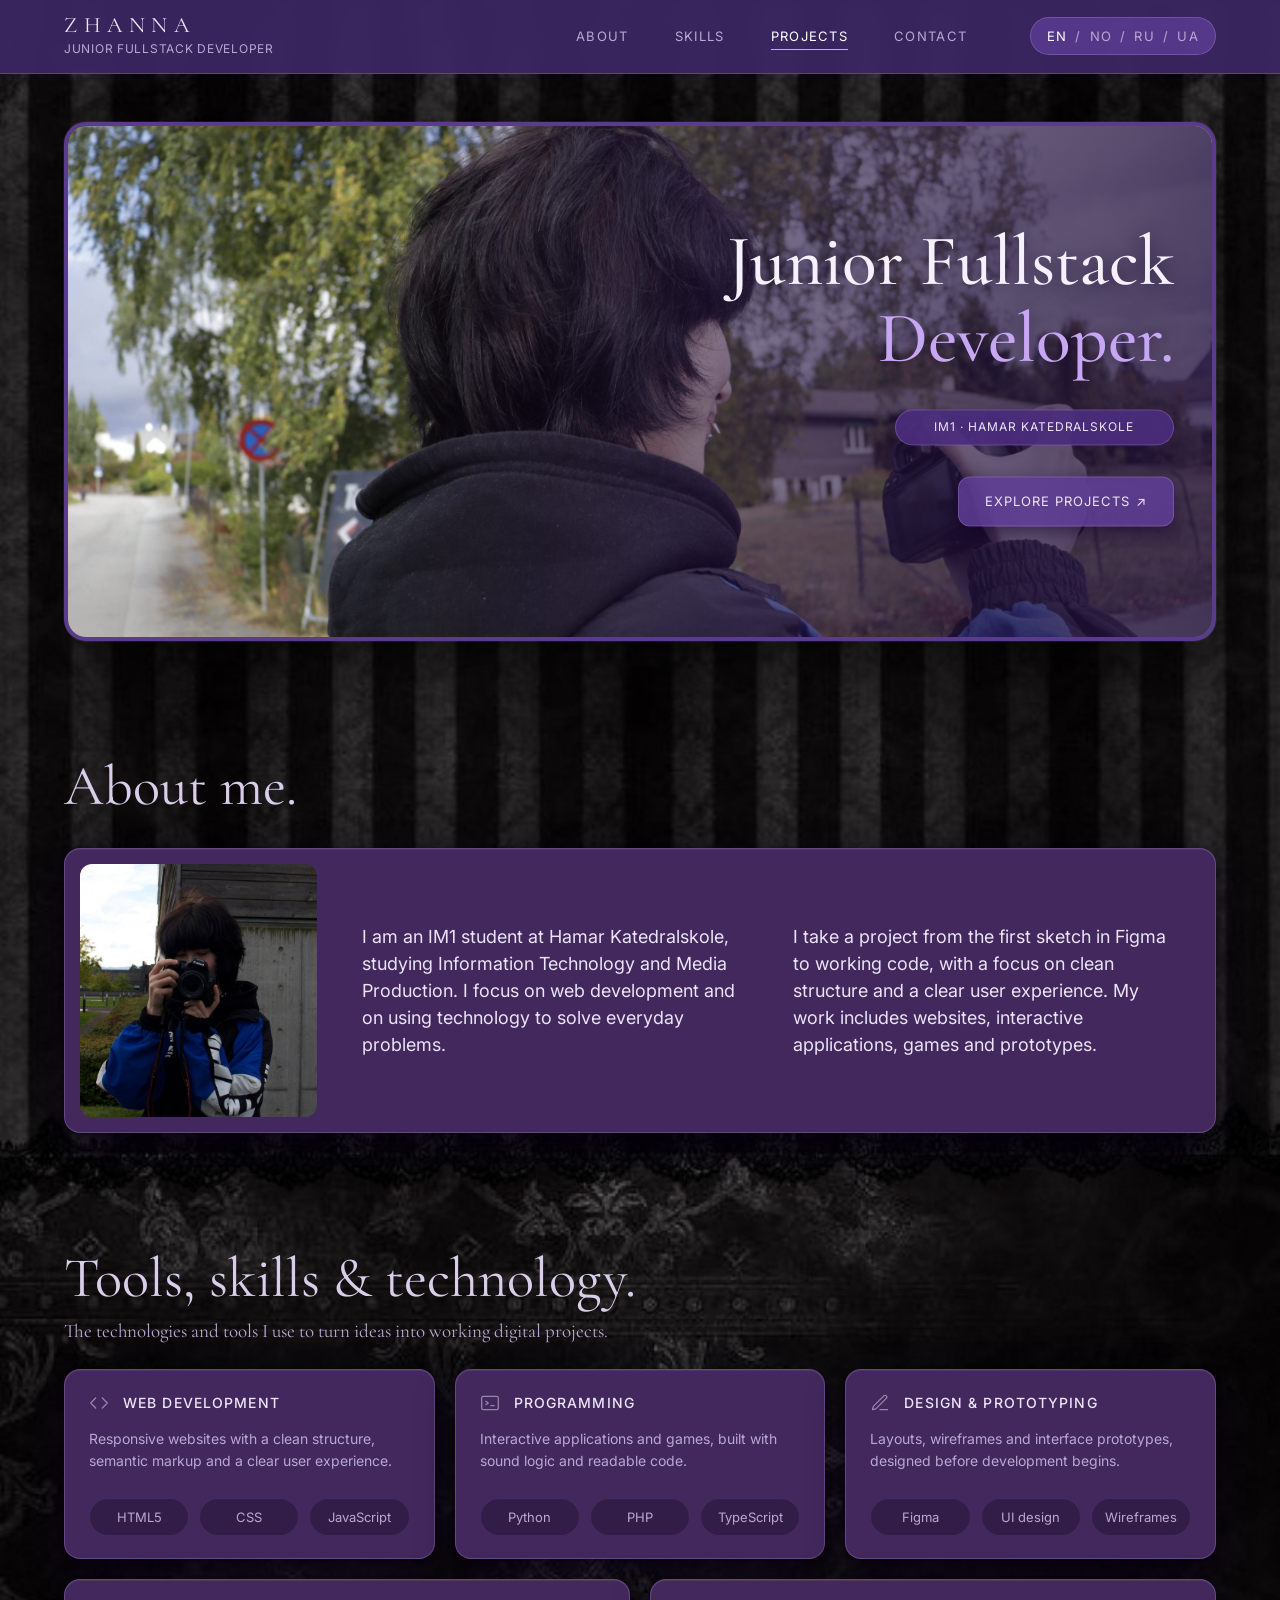
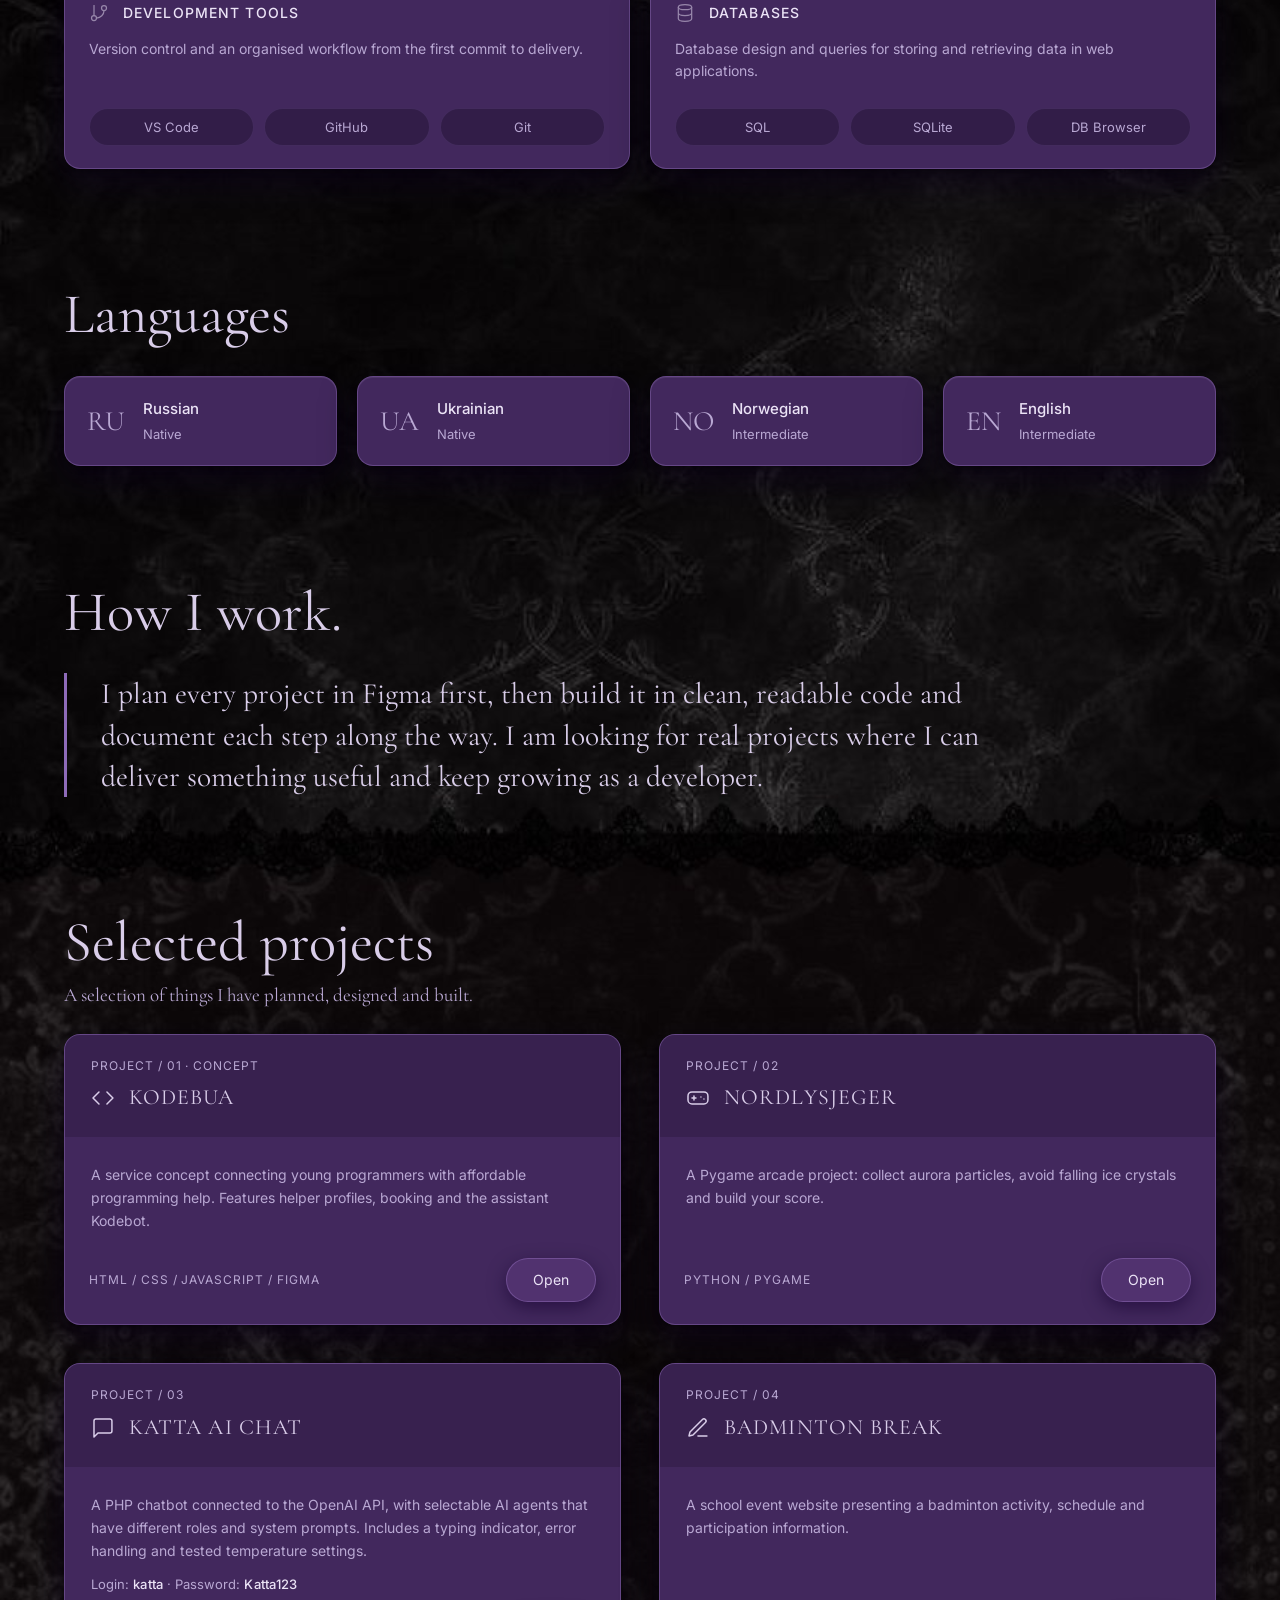
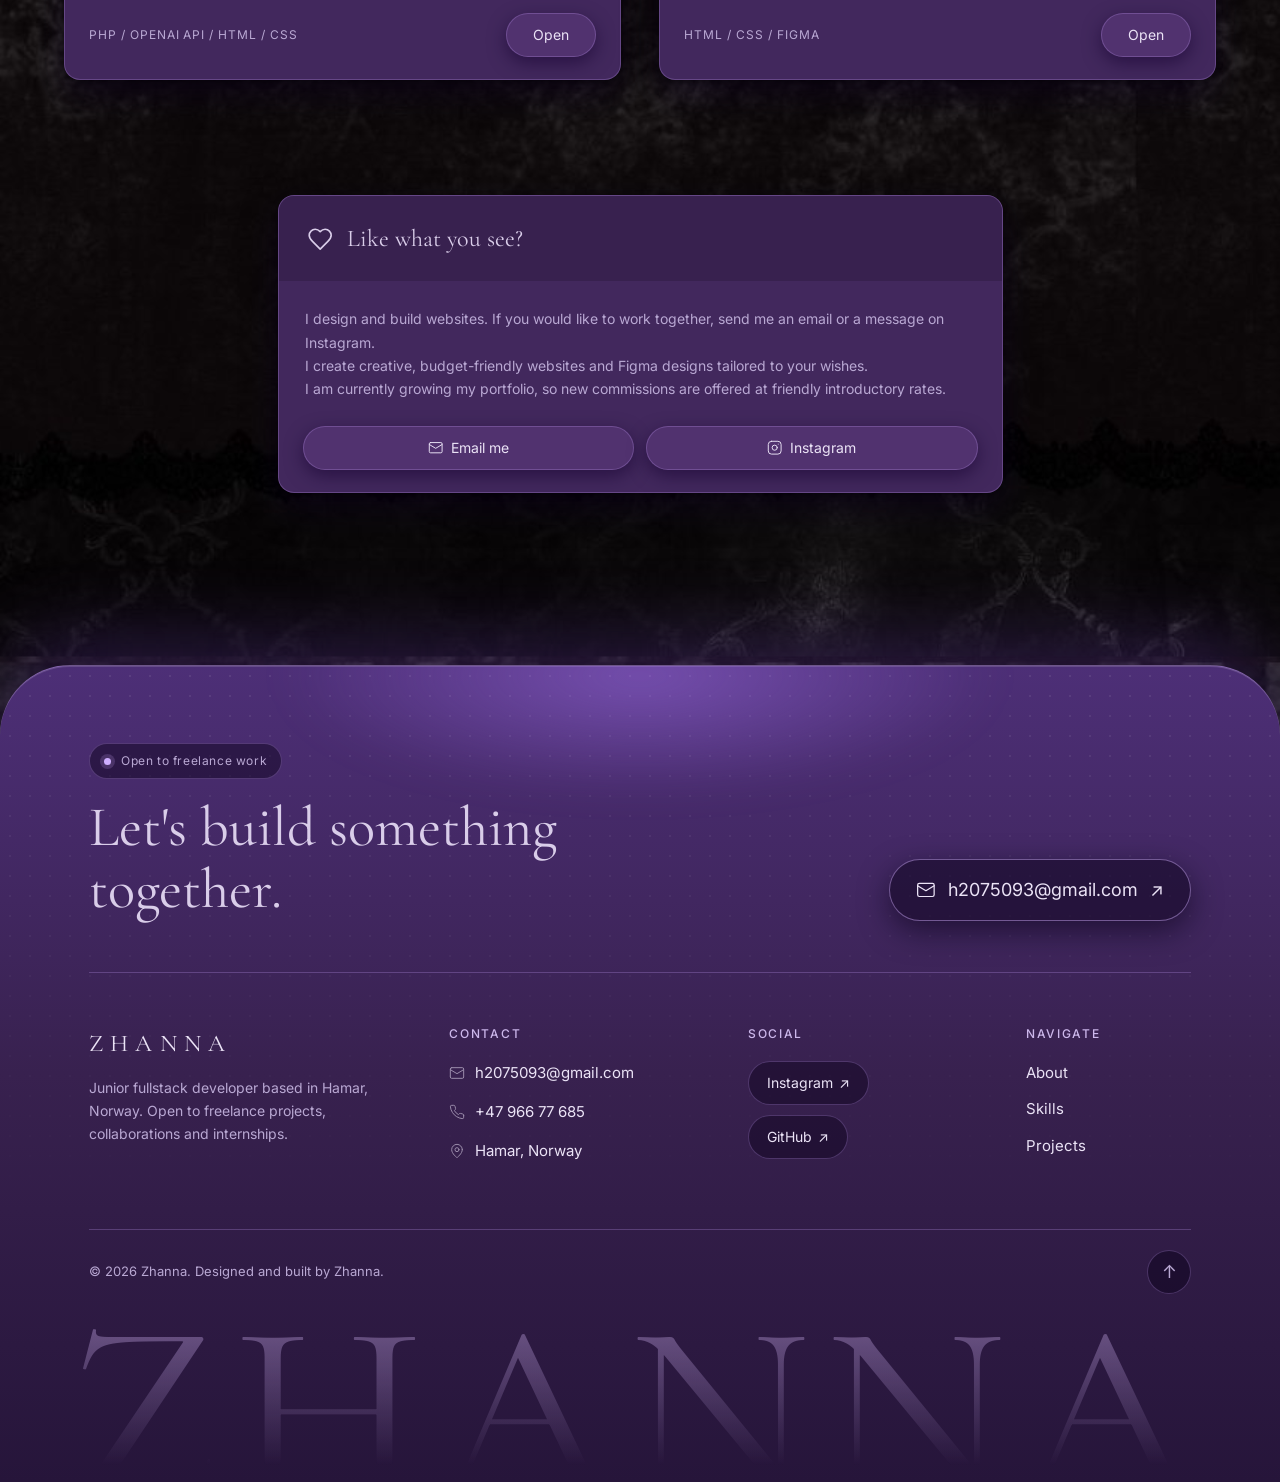
<file: index.html>
<!DOCTYPE html>
<html lang="en">
<head>
<meta charset="utf-8">
<meta name="viewport" content="width=device-width, initial-scale=1">
<title>Zhanna | Junior Fullstack Developer</title>
<meta name="description" content="Portfolio of Zhanna, a junior fullstack developer and IM1 student at Hamar Katedralskole. Websites, interactive applications and games built with HTML, CSS, JavaScript and Python.">
<link rel="preconnect" href="https://fonts.googleapis.com">
<link rel="preconnect" href="https://fonts.gstatic.com" crossorigin>
<link href="https://fonts.googleapis.com/css2?family=Cormorant+Garamond:ital,wght@0,400;0,500;1,400&family=Inter:wght@400;500&display=swap" rel="stylesheet">
<link rel="stylesheet" href="style.css">
</head>
<body>

<svg width="0" height="0" style="position:absolute" aria-hidden="true">
  <defs>
    <symbol id="i-code" viewBox="0 0 24 24"><path d="m16 18 6-6-6-6M8 6l-6 6 6 6"/></symbol>
    <symbol id="i-term" viewBox="0 0 24 24"><rect x="2" y="4" width="20" height="16" rx="2"/><path d="m7 10 3 2-3 2M13 15h4"/></symbol>
    <symbol id="i-pen" viewBox="0 0 24 24"><path d="M12 20h9M16.5 3.5a2.1 2.1 0 0 1 3 3L7 19l-4 1 1-4Z"/></symbol>
    <symbol id="i-branch" viewBox="0 0 24 24"><path d="M6 3v12"/><circle cx="18" cy="6" r="3"/><circle cx="6" cy="18" r="3"/><path d="M18 9a9 9 0 0 1-9 9"/></symbol>
    <symbol id="i-file" viewBox="0 0 24 24"><path d="M14 2H6a2 2 0 0 0-2 2v16a2 2 0 0 0 2 2h12a2 2 0 0 0 2-2V8ZM14 2v6h6M8 13h8M8 17h6"/></symbol>
    <symbol id="i-spark" viewBox="0 0 24 24"><path d="M12 3 14 9l6 2-6 2-2 6-2-6-6-2 6-2ZM19 3v4M17 5h4"/></symbol>
    <symbol id="i-game" viewBox="0 0 24 24"><rect x="2" y="6" width="20" height="12" rx="4"/><path d="M6 12h4M8 10v4M15 11h.01M18 13h.01"/></symbol>
    <symbol id="i-heart" viewBox="0 0 24 24"><path d="M19 14c1.5-1.5 3-3.2 3-5.5A5.5 5.5 0 0 0 16.5 3c-1.8 0-3 .6-4.5 2.1C10.500 3.600 9.300 3 7.500 3A5.500 5.500 0 0 0 2 8.500c0 2.300 1.500 4 3 5.500l7 7Z"/></symbol>
    <symbol id="i-db" viewBox="0 0 24 24"><ellipse cx="12" cy="5" rx="8" ry="3"/><path d="M4 5v14c0 1.700 3.600 3 8 3s8-1.300 8-3V5M4 12c0 1.700 3.600 3 8 3s8-1.300 8-3"/></symbol>
    <symbol id="i-phone" viewBox="0 0 24 24"><path d="M22 16.9v3a2 2 0 0 1-2.2 2 19.800 19.800 0 0 1-8.600-3.100 19.500 19.500 0 0 1-6-6A19.800 19.800 0 0 1 2.100 4.200 2 2 0 0 1 4.100 2h3a2 2 0 0 1 2 1.700c.1 1 .4 1.900.7 2.800a2 2 0 0 1-.5 2.100L8.100 9.900a16 16 0 0 0 6 6l1.300-1.300a2 2 0 0 1 2.100-.4c.9.300 1.800.6 2.800.7a2 2 0 0 1 1.700 2Z"/></symbol>
    <symbol id="i-pin" viewBox="0 0 24 24"><path d="M20 10c0 6-8 12-8 12S4 16 4 10a8 8 0 0 1 16 0Z"/><circle cx="12" cy="10" r="3"/></symbol>
    <symbol id="i-mail" viewBox="0 0 24 24"><rect x="2" y="4" width="20" height="16" rx="2"/><path d="m22 7-10 6L2 7"/></symbol>
    <symbol id="i-insta" viewBox="0 0 24 24"><rect x="2" y="2" width="20" height="20" rx="5"/><circle cx="12" cy="12" r="4"/><path d="M17.5 6.5h.01"/></symbol>
    <symbol id="i-chat" viewBox="0 0 24 24"><path d="M21 15a2 2 0 0 1-2 2H7l-4 4V5a2 2 0 0 1 2-2h14a2 2 0 0 1 2 2Z"/></symbol>
  </defs>
</svg>

<header class="nav">
  <a class="brand" href="#top" aria-label="Zhanna, back to top">
    <span class="brand__name">Zhanna</span>
    <span class="brand__role" data-i18n="brandRole">Junior Fullstack Developer</span>
  </a>
  <nav class="nav__links" id="menu" aria-label="Main navigation">
    <a href="#about" data-i18n="about">About</a>
    <a href="#skills" data-i18n="skills">Skills</a>
    <a href="#projects" data-i18n="projects">Projects</a>
    <a href="#contact" data-i18n="contact">Contact</a>
  </nav>
  <div class="lang" aria-label="Language">
    <a href="#" data-lang="en" class="is-on" aria-current="true">EN</a><span>/</span><a href="#" data-lang="no">NO</a><span>/</span><a href="#" data-lang="ru">RU</a><span>/</span><a href="#" data-lang="uk">UA</a>
  </div>
  <button class="nav__toggle" type="button" aria-expanded="false" aria-controls="menu" aria-label="Menu" data-i18n-label="menu"><span></span><span></span><span></span></button>
</header>

<main id="top">

  <!-- HERO -->
  <section class="hero">
    <div class="hero__frame">
      <img class="hero__img" src="img/hero.jpg" data-i18n-alt="heroAlt" alt="Portrait of Zhanna with black hair, a studded choker and a blue jacket" width="1888" height="833">
      <div class="hero__copy">
        <h1 data-i18n-html="heroTitle">Junior Fullstack <span>Developer.</span></h1>
        <p class="pill">IM1 · Hamar Katedralskole</p>
        <div class="hero__btns">
          <a class="btn" href="#projects" data-i18n="explore">Explore projects ↗</a>
        </div>
      </div>
    </div>
  </section>

  <!-- ABOUT -->
  <section class="section" id="about">
    <div class="wrap">
      <h2 data-i18n="aboutTitle">About me.</h2>
      <div class="card about">
        <img class="about__photo" src="img/about.jpg" data-i18n-alt="aboutAlt" alt="Zhanna holding a Canon camera in front of a concrete and timber building" width="720" height="900">
        <div class="about__text">
          <p data-i18n="aboutP1">I am an IM1 student at Hamar Katedralskole, studying Information Technology and Media Production. I focus on web development and on using technology to solve everyday problems.</p>
          <p data-i18n="aboutP2">I take a project from the first sketch in Figma to working code, with a focus on clean structure and a clear user experience. My work includes websites, interactive applications, games and prototypes.</p>
        </div>
      </div>
    </div>
  </section>

  <!-- SKILLS -->
  <section class="section" id="skills">
    <div class="wrap">
      <h2 data-i18n="skillsTitle">Tools, skills &amp; technology.</h2>
      <p class="sub" data-i18n="skillsSub">The technologies and tools I use to turn ideas into working digital projects.</p>
      <div class="grid skills">
        <article class="card skill">
          <h3><svg class="ico"><use href="#i-code"/></svg><span data-i18n="sk1t">Web development</span></h3>
          <p data-i18n="sk1d">Responsive websites with a clean structure, semantic markup and a clear user experience.</p>
          <ul class="chips"><li>HTML5</li><li>CSS</li><li>JavaScript</li></ul>
        </article>
        <article class="card skill">
          <h3><svg class="ico"><use href="#i-term"/></svg><span data-i18n="sk2t">Programming</span></h3>
          <p data-i18n="sk2d">Interactive applications and games, built with sound logic and readable code.</p>
          <ul class="chips"><li>Python</li><li>PHP</li><li>TypeScript</li></ul>
        </article>
        <article class="card skill">
          <h3><svg class="ico"><use href="#i-pen"/></svg><span data-i18n="sk3t">Design &amp; prototyping</span></h3>
          <p data-i18n="sk3d">Layouts, wireframes and interface prototypes, designed before development begins.</p>
          <ul class="chips"><li>Figma</li><li data-i18n="uiDesign">UI design</li><li data-i18n="wireframes">Wireframes</li></ul>
        </article>
        <article class="card skill">
          <h3><svg class="ico"><use href="#i-branch"/></svg><span data-i18n="sk4t">Development tools</span></h3>
          <p data-i18n="sk4d">Version control and an organised workflow from the first commit to delivery.</p>
          <ul class="chips"><li>VS Code</li><li>GitHub</li><li>Git</li></ul>
        </article>
        <article class="card skill">
          <h3><svg class="ico"><use href="#i-db"/></svg><span data-i18n="sk5t">Databases</span></h3>
          <p data-i18n="sk5d">Database design and queries for storing and retrieving data in web applications.</p>
          <ul class="chips"><li>SQL</li><li>SQLite</li><li>DB Browser</li></ul>
        </article>
      </div>
    </div>
  </section>

  <!-- LANGUAGES -->
  <section class="section">
    <div class="wrap">
      <h2 data-i18n="langsTitle">Languages</h2>
      <ul class="grid grid--4 langs">
        <li class="card lang-card"><b>RU</b><div><strong data-i18n="russian">Russian</strong><span data-i18n="native">Native</span></div></li>
        <li class="card lang-card"><b>UA</b><div><strong data-i18n="ukrainian">Ukrainian</strong><span data-i18n="native">Native</span></div></li>
        <li class="card lang-card"><b>NO</b><div><strong data-i18n="norwegian">Norwegian</strong><span data-i18n="intermediate">Intermediate</span></div></li>
        <li class="card lang-card"><b>EN</b><div><strong data-i18n="english">English</strong><span data-i18n="intermediate">Intermediate</span></div></li>
      </ul>
    </div>
  </section>

  <!-- HOW I WORK -->
  <section class="section">
    <div class="wrap">
      <h2 data-i18n="driveTitle">How I work.</h2>
      <p class="how" data-i18n="d1d">I plan every project in Figma first, then build it in clean, readable code and document each step along the way. I am looking for real projects where I can deliver something useful and keep growing as a developer.</p>
    </div>
  </section>

  <!-- PROJECTS -->
  <section class="section" id="projects">
    <div class="wrap">
      <h2 data-i18n="projTitle">Selected projects</h2>
      <p class="sub" data-i18n="projSub">A selection of things I have planned, designed and built.</p>
      <div class="grid grid--2">
        <article class="card project">
          <header><span class="meta"><span data-i18n="project">Project</span> / 01 · <span data-i18n="concept">Concept</span></span><h3><svg class="ico"><use href="#i-code"/></svg>Kodebua</h3></header>
          <p data-i18n="pr1d">A service concept connecting young programmers with affordable programming help. Features helper profiles, booking and the assistant Kodebot.</p>
          <footer><span class="meta">HTML / CSS / JavaScript / Figma</span><a class="btn btn--sm" href="https://lovely-kelpie-d1efc6.netlify.app/" target="_blank" rel="noopener" data-i18n="open">Open</a></footer>
        </article>
        <article class="card project">
          <header><span class="meta"><span data-i18n="project">Project</span> / 02</span><h3><svg class="ico"><use href="#i-game"/></svg>Nordlysjeger</h3></header>
          <p data-i18n="pr2d">A Pygame arcade project: collect aurora particles, avoid falling ice crystals and build your score.</p>
          <footer><span class="meta">Python / Pygame</span><a class="btn btn--sm" href="https://github.com/Kira1ik/game" target="_blank" rel="noopener" data-i18n="open">Open</a></footer>
        </article>
        <article class="card project">
          <header><span class="meta"><span data-i18n="project">Project</span> / 03</span><h3><svg class="ico"><use href="#i-chat"/></svg>Katta AI Chat</h3></header>
          <p data-i18n="pr3d">A PHP chatbot connected to the OpenAI API, with selectable AI agents that have different roles and system prompts. Includes a typing indicator, error handling and tested temperature settings.</p>
          <p class="project__login" data-i18n-html="pr3login">Login: <b>katta</b> · Password: <b>Katta123</b></p>
          <footer><span class="meta">PHP / OpenAI API / HTML / CSS</span><a class="btn btn--sm" href="https://zhasli09.imkatta.no/KI-bot/index.php?agent=1&amp;lang=ru&amp;temp=0.2" target="_blank" rel="noopener" data-i18n="open">Open</a></footer>
        </article>
        <article class="card project">
          <header><span class="meta"><span data-i18n="project">Project</span> / 04</span><h3><svg class="ico"><use href="#i-pen"/></svg>Badminton Break</h3></header>
          <p data-i18n="pr4d">A school event website presenting a badminton activity, schedule and participation information.</p>
          <footer><span class="meta">HTML / CSS / Figma</span><a class="btn btn--sm" href="https://glittering-semolina-d848a1.netlify.app/" target="_blank" rel="noopener" data-i18n="open">Open</a></footer>
        </article>
      </div>
    </div>
  </section>

  <!-- CTA -->
  <section class="section section--cta" id="contact">
    <article class="card cta">
      <header><h3><svg class="ico"><use href="#i-heart"/></svg><span data-i18n="ctaTitle">Like what you see?</span></h3></header>
      <p data-i18n-html="ctaText">I design and build websites. If you would like to work together, send me an email or a message on Instagram.<br>
      I create creative, budget-friendly websites and Figma designs tailored to your wishes.<br>
      I am currently growing my portfolio, so new commissions are offered at friendly introductory rates.</p>
      <footer>
        <a class="btn btn--sm" href="mailto:h2075093@gmail.com"><svg class="ico"><use href="#i-mail"/></svg><span data-i18n="ctaMail">Email me</span></a>
        <a class="btn btn--sm" href="https://www.instagram.com/kira.s528/" target="_blank" rel="noopener"><svg class="ico"><use href="#i-insta"/></svg><span data-i18n="ctaInsta">Instagram</span></a>
      </footer>
    </article>
  </section>
</main>

<footer class="ft">
  <div class="ft__glow" aria-hidden="true"></div>
  <div class="ft__wrap">
    <div class="ft__top">
      <div>
        <span class="ft__badge"><i></i><span data-i18n="avail">Open to freelance work</span></span>
        <h2 data-i18n="footCta">Let's build something together.</h2>
      </div>
      <a class="ft__mail" href="mailto:h2075093@gmail.com"><svg class="ico"><use href="#i-mail"/></svg><span>h2075093@gmail.com</span><b aria-hidden="true">↗</b></a>
    </div>
    <div class="ft__grid">
      <div class="ft__brand">
        <span class="ft__logo">Zhanna</span>
        <p data-i18n="footTag">Junior fullstack developer based in Hamar, Norway. Open to freelance projects, collaborations and internships.</p>
      </div>
      <div>
        <h4 data-i18n="hContact">Contact</h4>
        <ul>
          <li><a href="mailto:h2075093@gmail.com"><svg class="ico"><use href="#i-mail"/></svg>h2075093@gmail.com</a></li>
          <li><a href="tel:+4796677685"><svg class="ico"><use href="#i-phone"/></svg>+47 966 77 685</a></li>
          <li><span><svg class="ico"><use href="#i-pin"/></svg><span data-i18n="location">Hamar, Norway</span></span></li>
        </ul>
      </div>
      <div>
        <h4 data-i18n="hSocial">Social</h4>
        <div class="ft__pills">
          <a href="https://www.instagram.com/kira.s528/" target="_blank" rel="noopener">Instagram <b aria-hidden="true">↗</b></a>
          <a href="https://github.com/Kira1ik" target="_blank" rel="noopener">GitHub <b aria-hidden="true">↗</b></a>
        </div>
      </div>
      <div>
        <h4 data-i18n="hNav">Navigate</h4>
        <ul>
          <li><a href="#about" data-i18n="about">About</a></li>
          <li><a href="#skills" data-i18n="skills">Skills</a></li>
          <li><a href="#projects" data-i18n="projects">Projects</a></li>
        </ul>
      </div>
    </div>
    <div class="ft__bar">
      <p data-i18n="copy">© 2026 Zhanna. Designed and built by Zhanna.</p>
      <a class="ft__up" href="#top" aria-label="Back to top">↑</a>
    </div>
  </div>
  <div class="ft__mark" aria-hidden="true">Zhanna</div>
</footer>

<script src="i18n.js" defer></script>
<script src="script.js" defer></script>
</body>
</html>
</file>
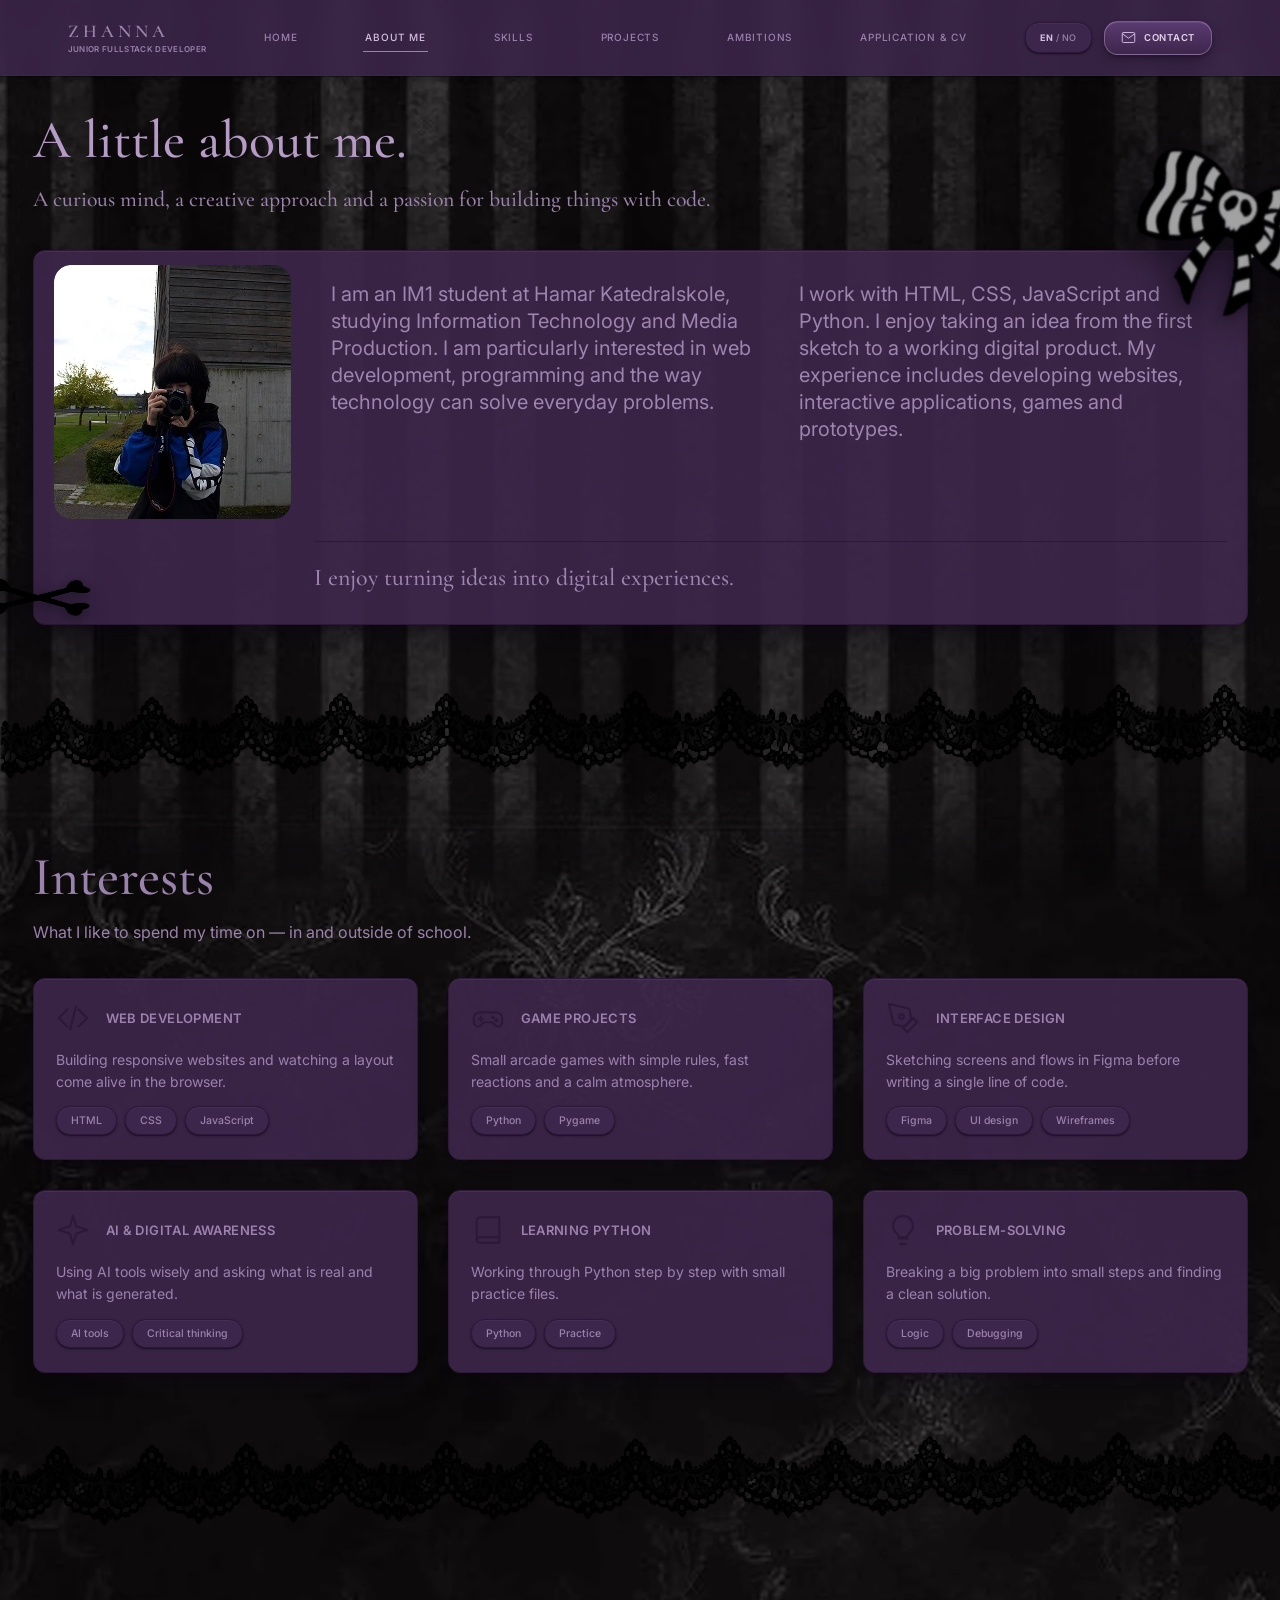
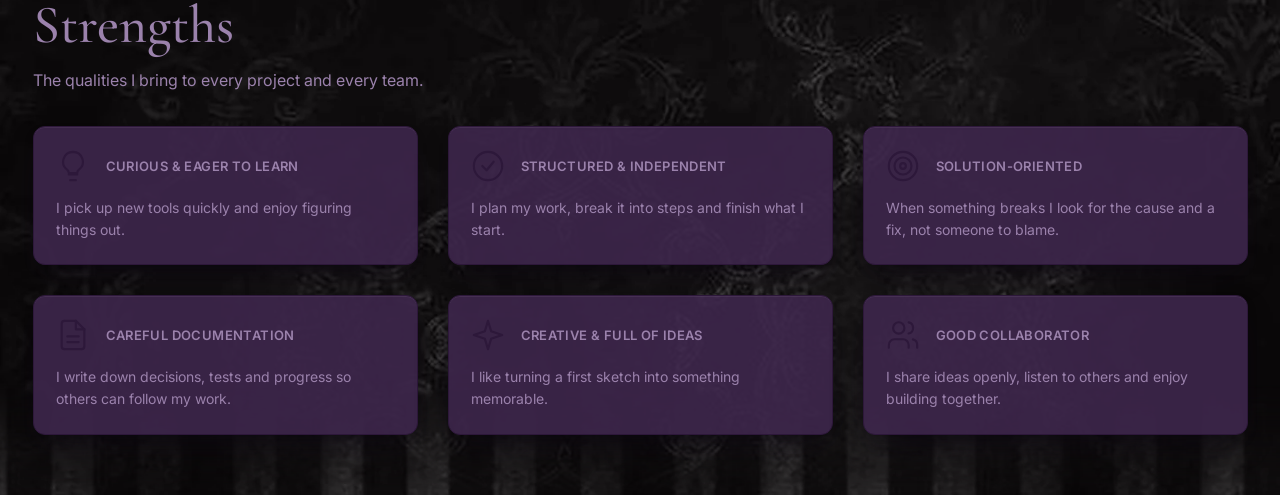
<file: about.html>
<!doctype html>

<html lang="en">
  <head>
    <meta charset="utf-8" />
    <meta
      content="width=device-width, initial-scale=1, viewport-fit=cover"
      name="viewport"
    />
    <link
      href="data:image/svg+xml,%3Csvg xmlns=%27http://www.w3.org/2000/svg%27 viewBox=%270 0 100 100%27%3E%3Ctext y=%27.9em%27 font-size=%2790%27%3E🍒%3C/text%3E%3C/svg%3E"
      rel="icon"
    />
    <title>Zhanna Sliepnova — Portfolio</title>
    <link
      href="https://fonts.googleapis.com/css2?family=Cormorant:wght@500;600&amp;family=Cormorant+Garamond:wght@500;600&amp;family=Inter:wght@400;500;600&amp;display=swap"
      rel="stylesheet"
    />
    <link href="css/style.css" rel="stylesheet" />
  </head>
  <body id="top">
    <svg height="0" style="position: absolute" width="0">
      <symbol id="i-code" viewbox="0 0 24 24">
        <polyline points="8 6 2 12 8 18"></polyline>
        <polyline points="16 6 22 12 16 18"></polyline>
        <line x1="14" x2="10" y1="4" y2="20"></line>
      </symbol>
      <symbol id="i-game" viewbox="0 0 24 24">
        <path
          d="M6 8h12a4 4 0 0 1 4 4v3a3 3 0 0 1-5.2 2L15 15H9l-1.8 2A3 3 0 0 1 2 15v-3a4 4 0 0 1 4-4z"
        ></path>
        <path d="M7 11v3M5.5 12.5h3"></path>
        <circle cx="15.5" cy="11.5" r=".6"></circle>
        <circle cx="18" cy="13.5" r=".6"></circle>
      </symbol>
      <symbol id="i-design" viewbox="0 0 24 24">
        <path d="M12 19l7-7 3 3-7 7-3-3z"></path>
        <path d="M18 13l-1.5-7.5L2 2l3.5 14.5L13 18l5-5z"></path>
        <circle cx="11" cy="11" r="1.6"></circle>
      </symbol>
      <symbol id="i-branch" viewbox="0 0 24 24">
        <circle cx="6" cy="5" r="2.5"></circle>
        <circle cx="6" cy="19" r="2.5"></circle>
        <circle cx="18" cy="8" r="2.5"></circle>
        <path d="M6 7.5v9M18 10.5c0 4-6 3-11 6.5"></path>
      </symbol>
      <symbol id="i-doc" viewbox="0 0 24 24">
        <path
          d="M14 2H6a2 2 0 0 0-2 2v16a2 2 0 0 0 2 2h12a2 2 0 0 0 2-2V8z"
        ></path>
        <polyline points="14 2 14 8 20 8"></polyline>
        <line x1="8" x2="16" y1="13" y2="13"></line>
        <line x1="8" x2="16" y1="17" y2="17"></line>
      </symbol>
      <symbol id="i-sparkle" viewbox="0 0 24 24">
        <path
          d="M12 2l2.2 7.3L22 12l-7.8 2.7L12 22l-2.2-7.3L2 12l7.8-2.7z"
        ></path>
      </symbol>
      <symbol id="i-mail" viewbox="0 0 24 24">
        <rect height="16" rx="2" width="20" x="2" y="4"></rect>
        <polyline points="22 6 12 13 2 6"></polyline>
      </symbol>
      <symbol id="i-gh" viewbox="0 0 24 24">
        <path
          d="M9 19c-4.3 1.4-4.3-2.5-6-3m12 5v-3.5c0-1 .1-1.4-.5-2 2.8-.3 5.5-1.4 5.5-6a4.6 4.6 0 0 0-1.3-3.2 4.2 4.2 0 0 0-.1-3.2s-1.1-.3-3.5 1.3a12 12 0 0 0-6.2 0C6.5 2.8 5.4 3.1 5.4 3.1a4.2 4.2 0 0 0-.1 3.2A4.6 4.6 0 0 0 4 9.5c0 4.6 2.7 5.7 5.5 6-.6.6-.6 1.2-.5 2V21"
        ></path>
      </symbol>
      <symbol id="i-heart" viewbox="0 0 24 24">
        <path
          d="M19 14c1.5-1.5 3-3.2 3-5.5A5.5 5.5 0 0 0 16.5 3c-1.8 0-3 .5-4.5 2-1.5-1.5-2.7-2-4.5-2A5.5 5.5 0 0 0 2 8.5c0 2.3 1.5 4 3 5.5l7 7z"
        ></path>
      </symbol>
      <symbol id="i-target" viewbox="0 0 24 24">
        <circle cx="12" cy="12" r="10"></circle>
        <circle cx="12" cy="12" r="6"></circle>
        <circle cx="12" cy="12" r="2"></circle>
      </symbol>
      <symbol id="i-users" viewbox="0 0 24 24">
        <path d="M16 21v-2a4 4 0 0 0-4-4H6a4 4 0 0 0-4 4v2"></path>
        <circle cx="9" cy="7" r="4"></circle>
        <path d="M22 21v-2a4 4 0 0 0-3-3.9M16 3.1a4 4 0 0 1 0 7.8"></path>
      </symbol>
      <symbol id="i-check" viewbox="0 0 24 24">
        <circle cx="12" cy="12" r="10"></circle>
        <polyline points="8 12 11 15 16 9"></polyline>
      </symbol>
      <symbol id="i-book" viewbox="0 0 24 24">
        <path
          d="M4 19.5A2.5 2.5 0 0 1 6.5 17H20V3H6.5A2.5 2.5 0 0 0 4 5.5z"
        ></path>
        <path d="M20 17v4H6.5A2.5 2.5 0 0 1 4 18.5"></path>
      </symbol>
      <symbol id="i-bulb" viewbox="0 0 24 24">
        <path
          d="M9 18h6M10 22h4M12 2a7 7 0 0 0-4 12.7c.6.5 1 1.3 1 2.3h6c0-1 .4-1.8 1-2.3A7 7 0 0 0 12 2z"
        ></path>
      </symbol>
      <symbol id="i-rocket" viewbox="0 0 24 24">
        <path
          d="M5 15c-1.5 1.3-2 5-2 5s3.7-.5 5-2M12 15l-3-3a22 22 0 0 1 2-4 12 12 0 0 1 11-6c0 3-.9 8-6 11a22 22 0 0 1-4 2z"
        ></path>
        <path
          d="M9 12H4s.5-3 2-4c1.6-1 5 0 5 0M12 15v5s3-.5 4-2c1-1.6 0-5 0-5"
        ></path>
      </symbol>
      <symbol id="i-user" viewbox="0 0 24 24">
        <circle cx="12" cy="8" r="4"></circle>
        <path d="M4 21a8 8 0 0 1 16 0"></path>
      </symbol>
    </svg>
    <header>
      <div class="hd">
        <a class="brand" href="index.html"
          ><b>Z H A N N A</b
          ><small data-no="JUNIOR FULLSTACK-UTVIKLER"
            >JUNIOR FULLSTACK DEVELOPER</small
          ></a
        >
        <nav id="nav">
          <a data-no="HJEM" href="index.html">HOME</a
          ><a class="on" data-no="OM MEG" href="about.html">ABOUT ME</a
          ><a data-no="FERDIGHETER" href="skills.html">SKILLS</a
          ><a data-no="PROSJEKTER" href="projects.html">PROJECTS</a
          ><a data-no="AMBISJONER" href="ambitions.html">AMBITIONS</a
          ><a data-no="SØKNAD OG CV" href="application.html"
            >APPLICATION &amp; CV</a
          >
        </nav>
        <div class="right">
          <span class="pill">EN / NO</span
          ><a
            aria-label="Contact"
            class="cbtn"
            href="mailto:zhasli09@innlandetfylke.no"
            ><svg class="ic"><use href="#i-mail"></use></svg
            ><span data-no="KONTAKT">CONTACT</span></a
          ><button aria-expanded="false" aria-label="Menu" id="bt">
            <i></i><i></i><i></i>
          </button>
        </div>
      </div>
    </header>
    <main>
      <div class="view active" data-view="om-meg">
        <section id="about">
          <div class="wrap">
            <h2 class="g" data-no="Litt om meg.">A little about me.</h2>
            <p
              class="sub g"
              data-no="Et nysgjerrig sinn, en kreativ tilnærming og en lidenskap for å bygge ting med kode."
            >
              A curious mind, a creative approach and a passion for building
              things with code.
            </p>
            <div class="card ab">
              <img alt="" class="d bow1" src="images/bow.png" /><img
                alt=""
                class="d cross"
                src="images/crossbones.png"
              />
              <img alt="Zhanna" class="ph0" src="images/about.webp" />
              <p
                data-no="Jeg er en IM1-elev ved Hamar Katedralskole, og studerer informasjonsteknologi og medieproduksjon. Jeg er spesielt interessert i webutvikling, programmering og hvordan teknologi kan løse hverdagslige problemer."
              >
                I am an IM1 student at Hamar Katedralskole, studying Information
                Technology and Media Production. I am particularly interested in
                web development, programming and the way technology can solve
                everyday problems.
              </p>
              <p
                data-no="Jeg jobber med HTML, CSS, JavaScript og Python. Jeg liker å ta en idé fra første skisse til et fungerende digitalt produkt. Min erfaring inkluderer å utvikle nettsider, interaktive applikasjoner, spill og prototyper."
              >
                I work with HTML, CSS, JavaScript and Python. I enjoy taking an
                idea from the first sketch to a working digital product. My
                experience includes developing websites, interactive
                applications, games and prototypes.
              </p>
              <q
                class="g"
                data-no="Jeg liker å gjøre ideer om til digitale opplevelser."
                >I enjoy turning ideas into digital experiences.</q
              >
            </div>
          </div>
        </section>
        <img alt="" class="lace" src="images/lace.webp" />
        <div class="dam">
          <section id="interests">
            <div class="wrap">
              <h2 class="g" data-no="Interesser">Interests</h2>
              <p
                class="sub in"
                data-no="Det jeg liker å bruke tiden på — på skolen og ellers."
              >
                What I like to spend my time on — in and outside of school.
              </p>
              <div class="grid3">
                <article class="card sk">
                  <div class="sh">
                    <svg class="ic"><use href="#i-code"></use></svg>
                    <h3 data-no="WEBUTVIKLING">WEB DEVELOPMENT</h3>
                  </div>
                  <p
                    data-no="Bygge responsive nettsider og se et oppsett våkne til liv i nettleseren."
                  >
                    Building responsive websites and watching a layout come
                    alive in the browser.
                  </p>
                  <div class="chips">
                    <span>HTML</span><span>CSS</span><span>JavaScript</span>
                  </div>
                </article>
                <article class="card sk">
                  <div class="sh">
                    <svg class="ic"><use href="#i-game"></use></svg>
                    <h3 data-no="SPILLPROSJEKTER">GAME PROJECTS</h3>
                  </div>
                  <p
                    data-no="Små arkadespill med enkle regler, raske reaksjoner og rolig stemning."
                  >
                    Small arcade games with simple rules, fast reactions and a
                    calm atmosphere.
                  </p>
                  <div class="chips">
                    <span>Python</span><span>Pygame</span>
                  </div>
                </article>
                <article class="card sk">
                  <div class="sh">
                    <svg class="ic"><use href="#i-design"></use></svg>
                    <h3 data-no="GRENSESNITTDESIGN">INTERFACE DESIGN</h3>
                  </div>
                  <p
                    data-no="Skissere skjermer og flyt i Figma før jeg skriver én linje kode."
                  >
                    Sketching screens and flows in Figma before writing a single
                    line of code.
                  </p>
                  <div class="chips">
                    <span>Figma</span><span>UI design</span
                    ><span>Wireframes</span>
                  </div>
                </article>
                <article class="card sk">
                  <div class="sh">
                    <svg class="ic"><use href="#i-sparkle"></use></svg>
                    <h3 data-no="KI OG DIGITAL BEVISSTHET">
                      AI &amp; DIGITAL AWARENESS
                    </h3>
                  </div>
                  <p
                    data-no="Bruke KI-verktøy med omtanke og spørre hva som er ekte og hva som er generert."
                  >
                    Using AI tools wisely and asking what is real and what is
                    generated.
                  </p>
                  <div class="chips">
                    <span data-no="KI-verktøy">AI tools</span
                    ><span data-no="Kritisk tenkning">Critical thinking</span>
                  </div>
                </article>
                <article class="card sk">
                  <div class="sh">
                    <svg class="ic"><use href="#i-book"></use></svg>
                    <h3 data-no="LÆRE PYTHON">LEARNING PYTHON</h3>
                  </div>
                  <p
                    data-no="Jobbe meg gjennom Python steg for steg med små øvingsfiler."
                  >
                    Working through Python step by step with small practice
                    files.
                  </p>
                  <div class="chips">
                    <span>Python</span><span data-no="Øving">Practice</span>
                  </div>
                </article>
                <article class="card sk">
                  <div class="sh">
                    <svg class="ic"><use href="#i-bulb"></use></svg>
                    <h3 data-no="PROBLEMLØSNING">PROBLEM-SOLVING</h3>
                  </div>
                  <p
                    data-no="Dele opp et stort problem i små steg og finne en ryddig løsning."
                  >
                    Breaking a big problem into small steps and finding a clean
                    solution.
                  </p>
                  <div class="chips">
                    <span data-no="Logikk">Logic</span
                    ><span data-no="Feilsøking">Debugging</span>
                  </div>
                </article>
              </div>
            </div>
          </section>
          <img alt="" class="lace" src="images/lace.webp" />
          <section id="strengths">
            <div class="wrap">
              <h2 class="g" data-no="Styrker">Strengths</h2>
              <p
                class="sub in"
                data-no="Egenskapene jeg tar med meg inn i hvert prosjekt og hvert team."
              >
                The qualities I bring to every project and every team.
              </p>
              <div class="grid3">
                <article class="card sk">
                  <div class="sh">
                    <svg class="ic"><use href="#i-bulb"></use></svg>
                    <h3 data-no="NYSGJERRIG OG LÆREVILLIG">
                      CURIOUS &amp; EAGER TO LEARN
                    </h3>
                  </div>
                  <p
                    data-no="Jeg lærer nye verktøy raskt og liker å finne ut av ting."
                  >
                    I pick up new tools quickly and enjoy figuring things out.
                  </p>
                </article>
                <article class="card sk">
                  <div class="sh">
                    <svg class="ic"><use href="#i-check"></use></svg>
                    <h3 data-no="STRUKTURERT OG SELVSTENDIG">
                      STRUCTURED &amp; INDEPENDENT
                    </h3>
                  </div>
                  <p
                    data-no="Jeg planlegger arbeidet, deler det i steg og fullfører det jeg begynner på."
                  >
                    I plan my work, break it into steps and finish what I start.
                  </p>
                </article>
                <article class="card sk">
                  <div class="sh">
                    <svg class="ic"><use href="#i-target"></use></svg>
                    <h3 data-no="LØSNINGSORIENTERT">SOLUTION-ORIENTED</h3>
                  </div>
                  <p
                    data-no="Når noe ikke virker, leter jeg etter årsak og løsning."
                  >
                    When something breaks I look for the cause and a fix, not
                    someone to blame.
                  </p>
                </article>
                <article class="card sk">
                  <div class="sh">
                    <svg class="ic"><use href="#i-doc"></use></svg>
                    <h3 data-no="NØYAKTIG DOKUMENTASJON">
                      CAREFUL DOCUMENTATION
                    </h3>
                  </div>
                  <p
                    data-no="Jeg skriver ned valg, tester og fremdrift slik at andre kan følge arbeidet mitt."
                  >
                    I write down decisions, tests and progress so others can
                    follow my work.
                  </p>
                </article>
                <article class="card sk">
                  <div class="sh">
                    <svg class="ic"><use href="#i-sparkle"></use></svg>
                    <h3 data-no="KREATIV OG IDÉRIK">
                      CREATIVE &amp; FULL OF IDEAS
                    </h3>
                  </div>
                  <p
                    data-no="Jeg liker å gjøre en første skisse om til noe minneverdig."
                  >
                    I like turning a first sketch into something memorable.
                  </p>
                </article>
                <article class="card sk">
                  <div class="sh">
                    <svg class="ic"><use href="#i-users"></use></svg>
                    <h3 data-no="GOD SAMARBEIDSPARTNER">GOOD COLLABORATOR</h3>
                  </div>
                  <p
                    data-no="Jeg deler ideer åpent, lytter til andre og liker å bygge sammen."
                  >
                    I share ideas openly, listen to others and enjoy building
                    together.
                  </p>
                </article>
              </div>
            </div>
          </section>
        </div>
      </div>
    </main>

    <script defer src="js/app.js"></script>
  </body>
</html>
</file>
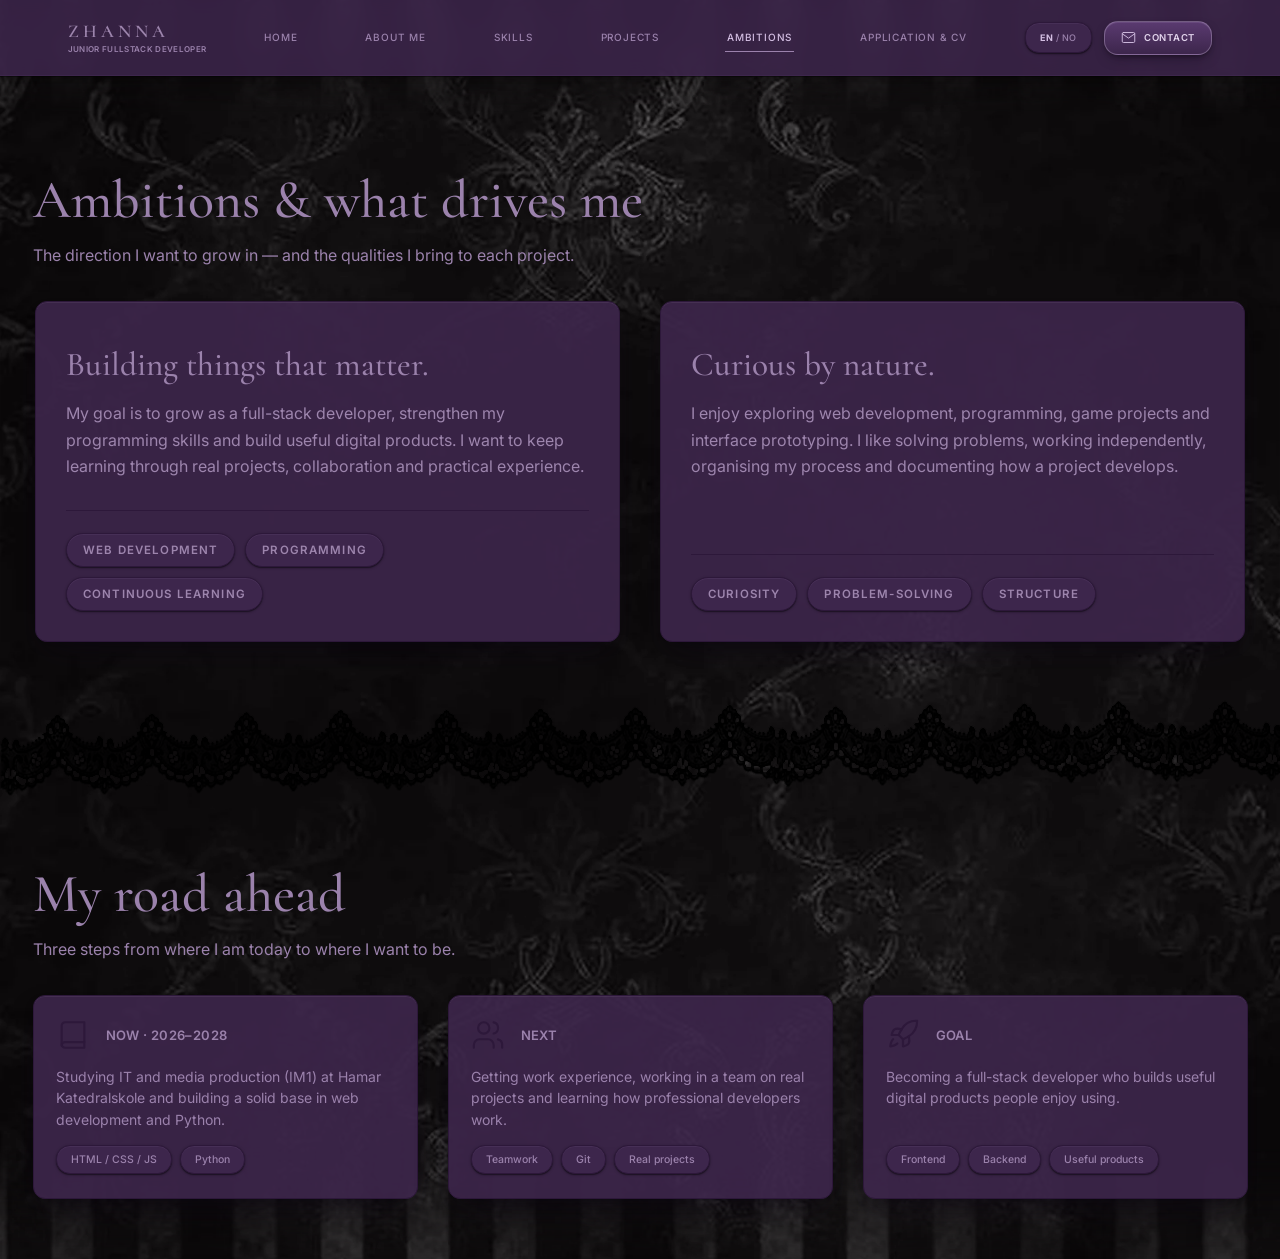
<file: ambitions.html>
<!doctype html>

<html lang="en">
  <head>
    <meta charset="utf-8" />
    <meta
      content="width=device-width, initial-scale=1, viewport-fit=cover"
      name="viewport"
    />
    <link
      href="data:image/svg+xml,%3Csvg xmlns=%27http://www.w3.org/2000/svg%27 viewBox=%270 0 100 100%27%3E%3Ctext y=%27.9em%27 font-size=%2790%27%3E🍒%3C/text%3E%3C/svg%3E"
      rel="icon"
    />
    <title>Zhanna Sliepnova — Portfolio</title>
    <link
      href="https://fonts.googleapis.com/css2?family=Cormorant:wght@500;600&amp;family=Cormorant+Garamond:wght@500;600&amp;family=Inter:wght@400;500;600&amp;display=swap"
      rel="stylesheet"
    />
    <link href="css/style.css" rel="stylesheet" />
  </head>
  <body id="top">
    <svg height="0" style="position: absolute" width="0">
      <symbol id="i-code" viewbox="0 0 24 24">
        <polyline points="8 6 2 12 8 18"></polyline>
        <polyline points="16 6 22 12 16 18"></polyline>
        <line x1="14" x2="10" y1="4" y2="20"></line>
      </symbol>
      <symbol id="i-game" viewbox="0 0 24 24">
        <path
          d="M6 8h12a4 4 0 0 1 4 4v3a3 3 0 0 1-5.2 2L15 15H9l-1.8 2A3 3 0 0 1 2 15v-3a4 4 0 0 1 4-4z"
        ></path>
        <path d="M7 11v3M5.5 12.5h3"></path>
        <circle cx="15.5" cy="11.5" r=".6"></circle>
        <circle cx="18" cy="13.5" r=".6"></circle>
      </symbol>
      <symbol id="i-design" viewbox="0 0 24 24">
        <path d="M12 19l7-7 3 3-7 7-3-3z"></path>
        <path d="M18 13l-1.5-7.5L2 2l3.5 14.5L13 18l5-5z"></path>
        <circle cx="11" cy="11" r="1.6"></circle>
      </symbol>
      <symbol id="i-branch" viewbox="0 0 24 24">
        <circle cx="6" cy="5" r="2.5"></circle>
        <circle cx="6" cy="19" r="2.5"></circle>
        <circle cx="18" cy="8" r="2.5"></circle>
        <path d="M6 7.5v9M18 10.5c0 4-6 3-11 6.5"></path>
      </symbol>
      <symbol id="i-doc" viewbox="0 0 24 24">
        <path
          d="M14 2H6a2 2 0 0 0-2 2v16a2 2 0 0 0 2 2h12a2 2 0 0 0 2-2V8z"
        ></path>
        <polyline points="14 2 14 8 20 8"></polyline>
        <line x1="8" x2="16" y1="13" y2="13"></line>
        <line x1="8" x2="16" y1="17" y2="17"></line>
      </symbol>
      <symbol id="i-sparkle" viewbox="0 0 24 24">
        <path
          d="M12 2l2.2 7.3L22 12l-7.8 2.7L12 22l-2.2-7.3L2 12l7.8-2.7z"
        ></path>
      </symbol>
      <symbol id="i-mail" viewbox="0 0 24 24">
        <rect height="16" rx="2" width="20" x="2" y="4"></rect>
        <polyline points="22 6 12 13 2 6"></polyline>
      </symbol>
      <symbol id="i-gh" viewbox="0 0 24 24">
        <path
          d="M9 19c-4.3 1.4-4.3-2.5-6-3m12 5v-3.5c0-1 .1-1.4-.5-2 2.8-.3 5.5-1.4 5.5-6a4.6 4.6 0 0 0-1.3-3.2 4.2 4.2 0 0 0-.1-3.2s-1.1-.3-3.5 1.3a12 12 0 0 0-6.2 0C6.5 2.8 5.4 3.1 5.4 3.1a4.2 4.2 0 0 0-.1 3.2A4.6 4.6 0 0 0 4 9.5c0 4.6 2.7 5.7 5.5 6-.6.6-.6 1.2-.5 2V21"
        ></path>
      </symbol>
      <symbol id="i-heart" viewbox="0 0 24 24">
        <path
          d="M19 14c1.5-1.5 3-3.2 3-5.5A5.5 5.5 0 0 0 16.5 3c-1.8 0-3 .5-4.5 2-1.5-1.5-2.7-2-4.5-2A5.5 5.5 0 0 0 2 8.5c0 2.3 1.5 4 3 5.5l7 7z"
        ></path>
      </symbol>
      <symbol id="i-target" viewbox="0 0 24 24">
        <circle cx="12" cy="12" r="10"></circle>
        <circle cx="12" cy="12" r="6"></circle>
        <circle cx="12" cy="12" r="2"></circle>
      </symbol>
      <symbol id="i-users" viewbox="0 0 24 24">
        <path d="M16 21v-2a4 4 0 0 0-4-4H6a4 4 0 0 0-4 4v2"></path>
        <circle cx="9" cy="7" r="4"></circle>
        <path d="M22 21v-2a4 4 0 0 0-3-3.9M16 3.1a4 4 0 0 1 0 7.8"></path>
      </symbol>
      <symbol id="i-check" viewbox="0 0 24 24">
        <circle cx="12" cy="12" r="10"></circle>
        <polyline points="8 12 11 15 16 9"></polyline>
      </symbol>
      <symbol id="i-book" viewbox="0 0 24 24">
        <path
          d="M4 19.5A2.5 2.5 0 0 1 6.5 17H20V3H6.5A2.5 2.5 0 0 0 4 5.5z"
        ></path>
        <path d="M20 17v4H6.5A2.5 2.5 0 0 1 4 18.5"></path>
      </symbol>
      <symbol id="i-bulb" viewbox="0 0 24 24">
        <path
          d="M9 18h6M10 22h4M12 2a7 7 0 0 0-4 12.7c.6.5 1 1.3 1 2.3h6c0-1 .4-1.8 1-2.3A7 7 0 0 0 12 2z"
        ></path>
      </symbol>
      <symbol id="i-rocket" viewbox="0 0 24 24">
        <path
          d="M5 15c-1.5 1.3-2 5-2 5s3.7-.5 5-2M12 15l-3-3a22 22 0 0 1 2-4 12 12 0 0 1 11-6c0 3-.9 8-6 11a22 22 0 0 1-4 2z"
        ></path>
        <path
          d="M9 12H4s.5-3 2-4c1.6-1 5 0 5 0M12 15v5s3-.5 4-2c1-1.6 0-5 0-5"
        ></path>
      </symbol>
      <symbol id="i-user" viewbox="0 0 24 24">
        <circle cx="12" cy="8" r="4"></circle>
        <path d="M4 21a8 8 0 0 1 16 0"></path>
      </symbol>
    </svg>
    <header>
      <div class="hd">
        <a class="brand" href="index.html"
          ><b>Z H A N N A</b
          ><small data-no="JUNIOR FULLSTACK-UTVIKLER"
            >JUNIOR FULLSTACK DEVELOPER</small
          ></a
        >
        <nav id="nav">
          <a data-no="HJEM" href="index.html">HOME</a
          ><a data-no="OM MEG" href="about.html">ABOUT ME</a
          ><a data-no="FERDIGHETER" href="skills.html">SKILLS</a
          ><a data-no="PROSJEKTER" href="projects.html">PROJECTS</a
          ><a class="on" data-no="AMBISJONER" href="ambitions.html">AMBITIONS</a
          ><a data-no="SØKNAD OG CV" href="application.html"
            >APPLICATION &amp; CV</a
          >
        </nav>
        <div class="right">
          <span class="pill">EN / NO</span
          ><a
            aria-label="Contact"
            class="cbtn"
            href="mailto:zhasli09@innlandetfylke.no"
            ><svg class="ic"><use href="#i-mail"></use></svg
            ><span data-no="KONTAKT">CONTACT</span></a
          ><button aria-expanded="false" aria-label="Menu" id="bt">
            <i></i><i></i><i></i>
          </button>
        </div>
      </div>
    </header>
    <main>
      <div class="view active" data-view="ambisjoner">
        <div class="dam">
          <section id="drives">
            <div class="wrap">
              <h2 class="g" data-no="Ambisjoner og det som driver meg">
                Ambitions &amp; what drives me
              </h2>
              <p
                class="sub in"
                data-no="Retningen jeg vil vokse i — og egenskapene jeg tar med meg til hvert prosjekt."
              >
                The direction I want to grow in — and the qualities I bring to
                each project.
              </p>
              <div class="grid2 dvg">
                <article class="card dv">
                  <h3 class="g" data-no="Å bygge ting som betyr noe.">
                    Building things that matter.
                  </h3>
                  <p
                    data-no="Målet mitt er å vokse som full-stack-utvikler, styrke programmeringsferdighetene mine og bygge nyttige digitale produkter. Jeg vil fortsette å lære gjennom ekte prosjekter, samarbeid og praktisk erfaring."
                  >
                    My goal is to grow as a full-stack developer, strengthen my
                    programming skills and build useful digital products. I want
                    to keep learning through real projects, collaboration and
                    practical experience.
                  </p>
                  <div class="tags">
                    <span data-no="Webutvikling">Web development</span
                    ><span data-no="Programmering">Programming</span
                    ><span data-no="Kontinuerlig læring"
                      >Continuous learning</span
                    >
                  </div>
                </article>
                <article class="card dv">
                  <h3 class="g" data-no="Nysgjerrig av natur.">
                    Curious by nature.
                  </h3>
                  <p
                    data-no="Jeg liker å utforske webutvikling, programmering, spillprosjekter og grensesnittprototyping. Jeg liker å løse problemer, jobbe selvstendig, organisere prosessen min og dokumentere hvordan et prosjekt utvikler seg."
                  >
                    I enjoy exploring web development, programming, game
                    projects and interface prototyping. I like solving problems,
                    working independently, organising my process and documenting
                    how a project develops.
                  </p>
                  <div class="tags">
                    <span data-no="Nysgjerrighet">Curiosity</span
                    ><span data-no="Problemløsning">Problem-solving</span
                    ><span data-no="Struktur">Structure</span>
                  </div>
                </article>
              </div>
            </div>
          </section>
          <img alt="" class="lace" src="images/lace.webp" />
          <section id="roadmap">
            <div class="wrap">
              <h2 class="g" data-no="Veien videre">My road ahead</h2>
              <p
                class="sub in"
                data-no="Tre steg fra der jeg er i dag til dit jeg vil."
              >
                Three steps from where I am today to where I want to be.
              </p>
              <div class="grid3">
                <article class="card sk">
                  <div class="sh">
                    <svg class="ic"><use href="#i-book"></use></svg>
                    <h3 data-no="NÅ · 2026–2028">NOW · 2026–2028</h3>
                  </div>
                  <p
                    data-no="Studerer informasjonsteknologi og medieproduksjon (IM1) ved Hamar katedralskole og bygger et solid grunnlag i webutvikling og Python."
                  >
                    Studying IT and media production (IM1) at Hamar
                    Katedralskole and building a solid base in web development
                    and Python.
                  </p>
                  <div class="chips">
                    <span>HTML / CSS / JS</span><span>Python</span>
                  </div>
                </article>
                <article class="card sk">
                  <div class="sh">
                    <svg class="ic"><use href="#i-users"></use></svg>
                    <h3 data-no="NESTE STEG">NEXT</h3>
                  </div>
                  <p
                    data-no="Få arbeidserfaring, jobbe i team på ekte prosjekter og lære hvordan profesjonelle utviklere jobber."
                  >
                    Getting work experience, working in a team on real projects
                    and learning how professional developers work.
                  </p>
                  <div class="chips">
                    <span data-no="Samarbeid">Teamwork</span><span>Git</span
                    ><span data-no="Ekte prosjekter">Real projects</span>
                  </div>
                </article>
                <article class="card sk">
                  <div class="sh">
                    <svg class="ic"><use href="#i-rocket"></use></svg>
                    <h3 data-no="MÅL">GOAL</h3>
                  </div>
                  <p
                    data-no="Bli en fullstack-utvikler som bygger nyttige digitale produkter folk liker å bruke."
                  >
                    Becoming a full-stack developer who builds useful digital
                    products people enjoy using.
                  </p>
                  <div class="chips">
                    <span>Frontend</span><span>Backend</span
                    ><span data-no="Nyttige produkter">Useful products</span>
                  </div>
                </article>
              </div>
            </div>
          </section>
        </div>
      </div>
    </main>

    <script defer src="js/app.js"></script>
  </body>
</html>
</file>
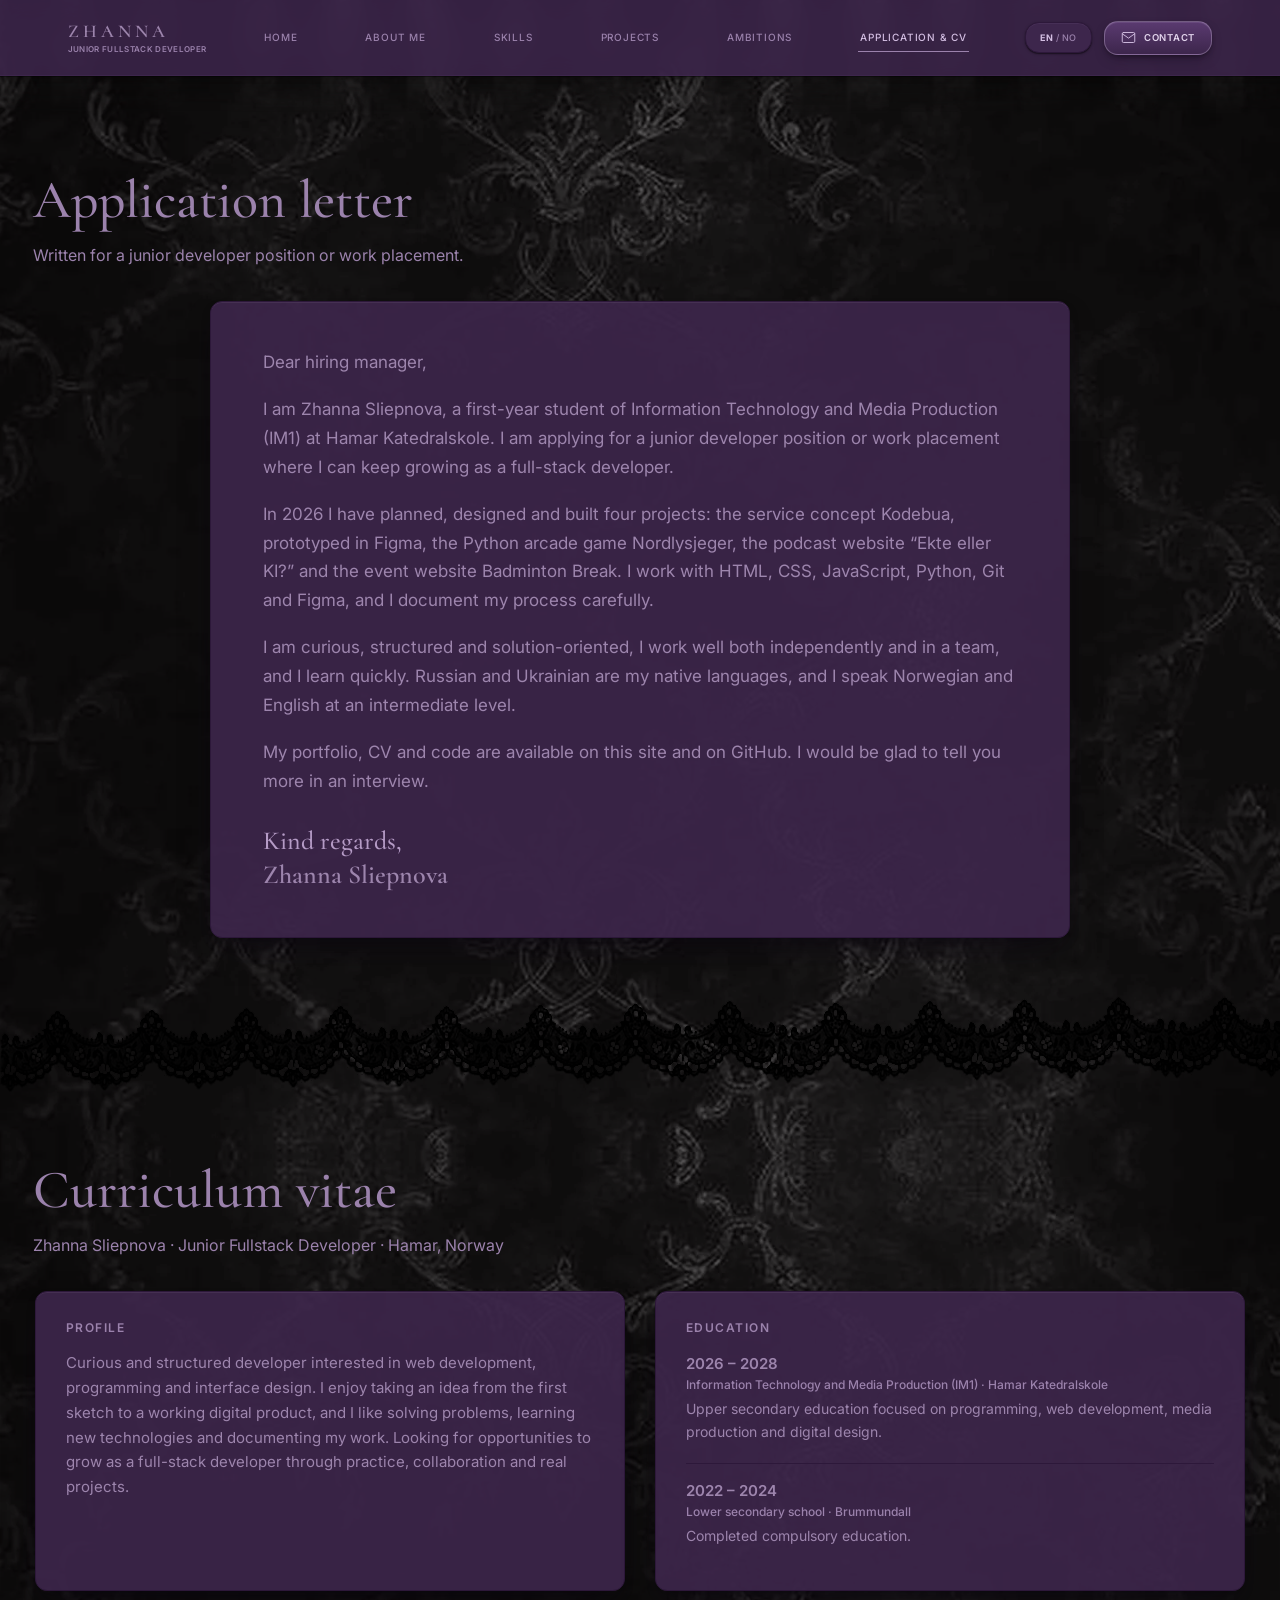
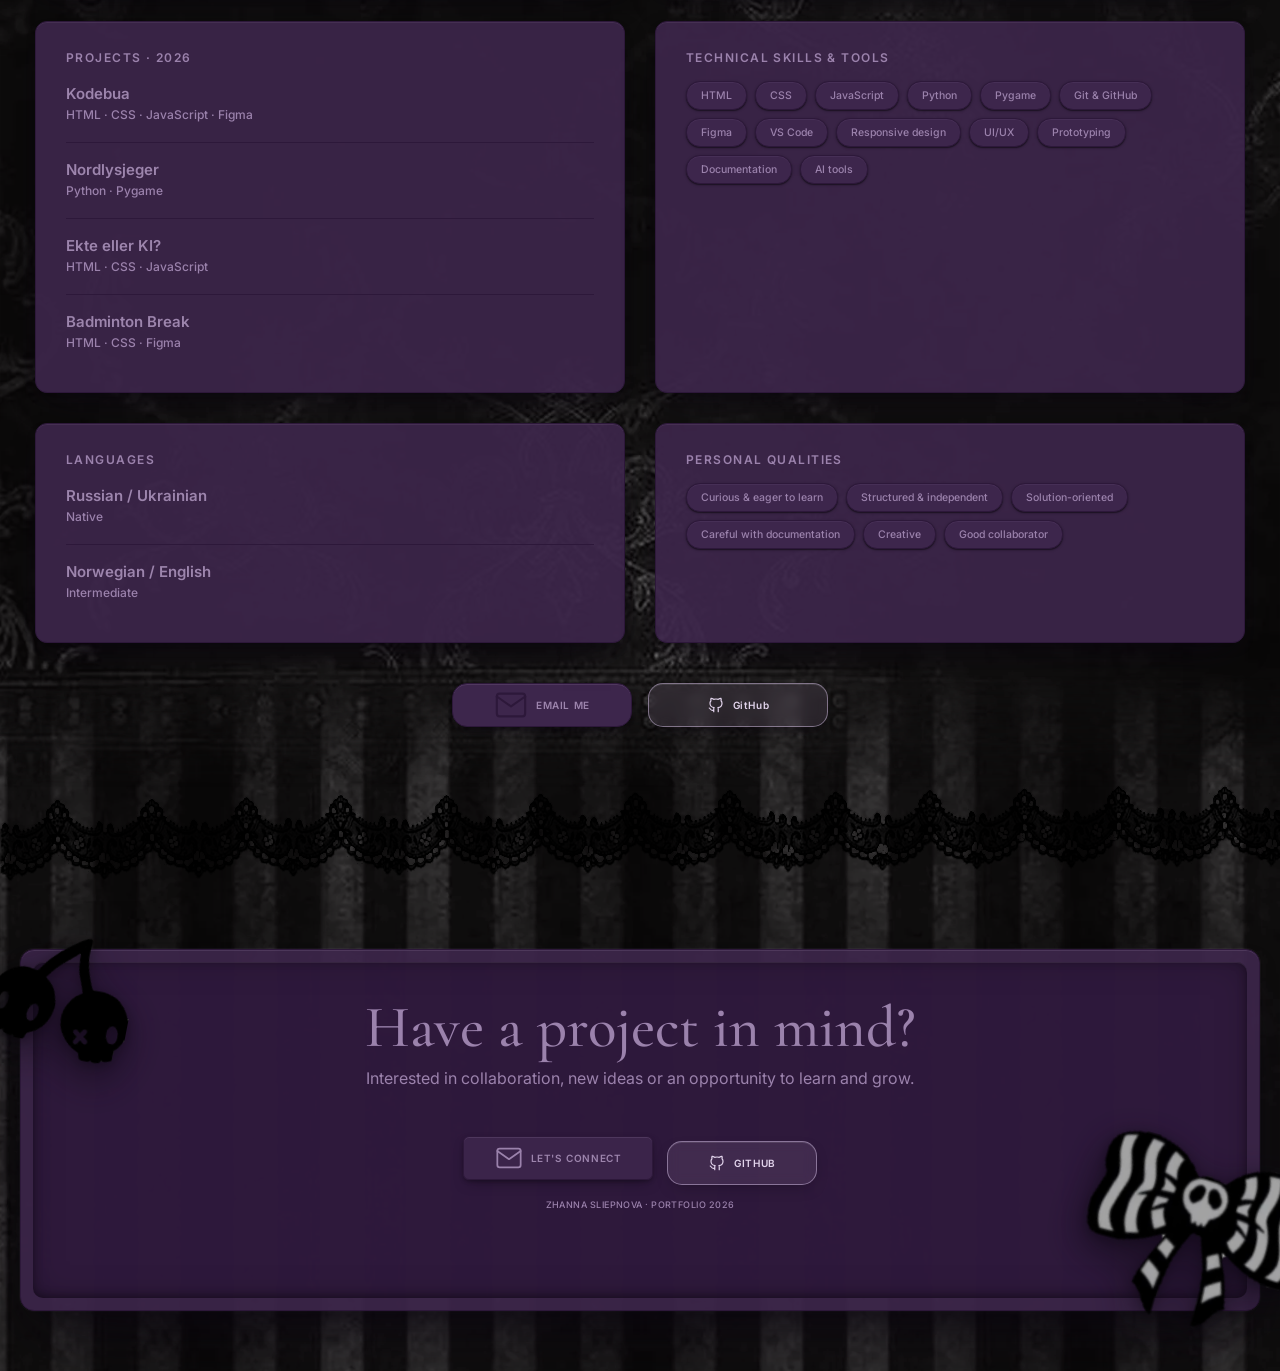
<file: application.html>
<!doctype html>

<html lang="en">
  <head>
    <meta charset="utf-8" />
    <meta
      content="width=device-width, initial-scale=1, viewport-fit=cover"
      name="viewport"
    />
    <link
      href="data:image/svg+xml,%3Csvg xmlns=%27http://www.w3.org/2000/svg%27 viewBox=%270 0 100 100%27%3E%3Ctext y=%27.9em%27 font-size=%2790%27%3E🍒%3C/text%3E%3C/svg%3E"
      rel="icon"
    />
    <title>Zhanna Sliepnova — Portfolio</title>
    <link
      href="https://fonts.googleapis.com/css2?family=Cormorant:wght@500;600&amp;family=Cormorant+Garamond:wght@500;600&amp;family=Inter:wght@400;500;600&amp;display=swap"
      rel="stylesheet"
    />
    <link href="css/style.css" rel="stylesheet" />
  </head>
  <body id="top">
    <svg height="0" style="position: absolute" width="0">
      <symbol id="i-code" viewbox="0 0 24 24">
        <polyline points="8 6 2 12 8 18"></polyline>
        <polyline points="16 6 22 12 16 18"></polyline>
        <line x1="14" x2="10" y1="4" y2="20"></line>
      </symbol>
      <symbol id="i-game" viewbox="0 0 24 24">
        <path
          d="M6 8h12a4 4 0 0 1 4 4v3a3 3 0 0 1-5.2 2L15 15H9l-1.8 2A3 3 0 0 1 2 15v-3a4 4 0 0 1 4-4z"
        ></path>
        <path d="M7 11v3M5.5 12.5h3"></path>
        <circle cx="15.5" cy="11.5" r=".6"></circle>
        <circle cx="18" cy="13.5" r=".6"></circle>
      </symbol>
      <symbol id="i-design" viewbox="0 0 24 24">
        <path d="M12 19l7-7 3 3-7 7-3-3z"></path>
        <path d="M18 13l-1.5-7.5L2 2l3.5 14.5L13 18l5-5z"></path>
        <circle cx="11" cy="11" r="1.6"></circle>
      </symbol>
      <symbol id="i-branch" viewbox="0 0 24 24">
        <circle cx="6" cy="5" r="2.5"></circle>
        <circle cx="6" cy="19" r="2.5"></circle>
        <circle cx="18" cy="8" r="2.5"></circle>
        <path d="M6 7.5v9M18 10.5c0 4-6 3-11 6.5"></path>
      </symbol>
      <symbol id="i-doc" viewbox="0 0 24 24">
        <path
          d="M14 2H6a2 2 0 0 0-2 2v16a2 2 0 0 0 2 2h12a2 2 0 0 0 2-2V8z"
        ></path>
        <polyline points="14 2 14 8 20 8"></polyline>
        <line x1="8" x2="16" y1="13" y2="13"></line>
        <line x1="8" x2="16" y1="17" y2="17"></line>
      </symbol>
      <symbol id="i-sparkle" viewbox="0 0 24 24">
        <path
          d="M12 2l2.2 7.3L22 12l-7.8 2.7L12 22l-2.2-7.3L2 12l7.8-2.7z"
        ></path>
      </symbol>
      <symbol id="i-mail" viewbox="0 0 24 24">
        <rect height="16" rx="2" width="20" x="2" y="4"></rect>
        <polyline points="22 6 12 13 2 6"></polyline>
      </symbol>
      <symbol id="i-gh" viewbox="0 0 24 24">
        <path
          d="M9 19c-4.3 1.4-4.3-2.5-6-3m12 5v-3.5c0-1 .1-1.4-.5-2 2.8-.3 5.5-1.4 5.5-6a4.6 4.6 0 0 0-1.3-3.2 4.2 4.2 0 0 0-.1-3.2s-1.1-.3-3.5 1.3a12 12 0 0 0-6.2 0C6.5 2.8 5.4 3.1 5.4 3.1a4.2 4.2 0 0 0-.1 3.2A4.6 4.6 0 0 0 4 9.5c0 4.6 2.7 5.7 5.5 6-.6.6-.6 1.2-.5 2V21"
        ></path>
      </symbol>
      <symbol id="i-heart" viewbox="0 0 24 24">
        <path
          d="M19 14c1.5-1.5 3-3.2 3-5.5A5.5 5.5 0 0 0 16.5 3c-1.8 0-3 .5-4.5 2-1.5-1.5-2.7-2-4.5-2A5.5 5.5 0 0 0 2 8.5c0 2.3 1.5 4 3 5.5l7 7z"
        ></path>
      </symbol>
      <symbol id="i-target" viewbox="0 0 24 24">
        <circle cx="12" cy="12" r="10"></circle>
        <circle cx="12" cy="12" r="6"></circle>
        <circle cx="12" cy="12" r="2"></circle>
      </symbol>
      <symbol id="i-users" viewbox="0 0 24 24">
        <path d="M16 21v-2a4 4 0 0 0-4-4H6a4 4 0 0 0-4 4v2"></path>
        <circle cx="9" cy="7" r="4"></circle>
        <path d="M22 21v-2a4 4 0 0 0-3-3.9M16 3.1a4 4 0 0 1 0 7.8"></path>
      </symbol>
      <symbol id="i-check" viewbox="0 0 24 24">
        <circle cx="12" cy="12" r="10"></circle>
        <polyline points="8 12 11 15 16 9"></polyline>
      </symbol>
      <symbol id="i-book" viewbox="0 0 24 24">
        <path
          d="M4 19.5A2.5 2.5 0 0 1 6.5 17H20V3H6.5A2.5 2.5 0 0 0 4 5.5z"
        ></path>
        <path d="M20 17v4H6.5A2.5 2.5 0 0 1 4 18.5"></path>
      </symbol>
      <symbol id="i-bulb" viewbox="0 0 24 24">
        <path
          d="M9 18h6M10 22h4M12 2a7 7 0 0 0-4 12.7c.6.5 1 1.3 1 2.3h6c0-1 .4-1.8 1-2.3A7 7 0 0 0 12 2z"
        ></path>
      </symbol>
      <symbol id="i-rocket" viewbox="0 0 24 24">
        <path
          d="M5 15c-1.5 1.3-2 5-2 5s3.7-.5 5-2M12 15l-3-3a22 22 0 0 1 2-4 12 12 0 0 1 11-6c0 3-.9 8-6 11a22 22 0 0 1-4 2z"
        ></path>
        <path
          d="M9 12H4s.5-3 2-4c1.6-1 5 0 5 0M12 15v5s3-.5 4-2c1-1.6 0-5 0-5"
        ></path>
      </symbol>
      <symbol id="i-user" viewbox="0 0 24 24">
        <circle cx="12" cy="8" r="4"></circle>
        <path d="M4 21a8 8 0 0 1 16 0"></path>
      </symbol>
    </svg>
    <header>
      <div class="hd">
        <a class="brand" href="index.html"
          ><b>Z H A N N A</b
          ><small data-no="JUNIOR FULLSTACK-UTVIKLER"
            >JUNIOR FULLSTACK DEVELOPER</small
          ></a
        >
        <nav id="nav">
          <a data-no="HJEM" href="index.html">HOME</a
          ><a data-no="OM MEG" href="about.html">ABOUT ME</a
          ><a data-no="FERDIGHETER" href="skills.html">SKILLS</a
          ><a data-no="PROSJEKTER" href="projects.html">PROJECTS</a
          ><a data-no="AMBISJONER" href="ambitions.html">AMBITIONS</a
          ><a class="on" data-no="SØKNAD OG CV" href="application.html"
            >APPLICATION &amp; CV</a
          >
        </nav>
        <div class="right">
          <span class="pill">EN / NO</span
          ><a
            aria-label="Contact"
            class="cbtn"
            href="mailto:zhasli09@innlandetfylke.no"
            ><svg class="ic"><use href="#i-mail"></use></svg
            ><span data-no="KONTAKT">CONTACT</span></a
          ><button aria-expanded="false" aria-label="Menu" id="bt">
            <i></i><i></i><i></i>
          </button>
        </div>
      </div>
    </header>
    <main>
      <div class="view active" data-view="soknad">
        <div class="dam">
          <section id="letter">
            <div class="wrap">
              <h2 class="g" data-no="Søknad">Application letter</h2>
              <p
                class="sub in"
                data-no="Skrevet for en stilling eller praksisplass som junior utvikler."
              >
                Written for a junior developer position or work placement.
              </p>
              <article class="card letter">
                <p data-no="Til rette vedkommende,">Dear hiring manager,</p>
                <p
                  data-no="Jeg heter Zhanna Sliepnova og går første år på informasjonsteknologi og medieproduksjon (IM1) ved Hamar katedralskole. Jeg søker en stilling eller praksisplass som junior utvikler, der jeg kan vokse videre som fullstack-utvikler."
                >
                  I am Zhanna Sliepnova, a first-year student of Information
                  Technology and Media Production (IM1) at Hamar Katedralskole.
                  I am applying for a junior developer position or work
                  placement where I can keep growing as a full-stack developer.
                </p>
                <p
                  data-no="I 2026 har jeg planlagt, designet og bygget fire prosjekter: tjenestekonseptet Kodebua prototypet i Figma, arkadespillet Nordlysjeger i Python, podkastsiden «Ekte eller KI?» og arrangementssiden Badminton Break. Jeg jobber med HTML, CSS, JavaScript, Python, Git og Figma, og dokumenterer prosessen min nøye."
                >
                  In 2026 I have planned, designed and built four projects: the
                  service concept Kodebua, prototyped in Figma, the Python
                  arcade game Nordlysjeger, the podcast website “Ekte eller KI?”
                  and the event website Badminton Break. I work with HTML, CSS,
                  JavaScript, Python, Git and Figma, and I document my process
                  carefully.
                </p>
                <p
                  data-no="Jeg er nysgjerrig, strukturert og løsningsorientert, jeg jobber godt både selvstendig og i team, og jeg lærer raskt. Jeg har russisk og ukrainsk som morsmål, og middels norsk og engelsk."
                >
                  I am curious, structured and solution-oriented, I work well
                  both independently and in a team, and I learn quickly. Russian
                  and Ukrainian are my native languages, and I speak Norwegian
                  and English at an intermediate level.
                </p>
                <p
                  data-no="Portfolioen, CV-en og koden min finner du på denne siden og på GitHub. Jeg forteller gjerne mer på et intervju."
                >
                  My portfolio, CV and code are available on this site and on
                  GitHub. I would be glad to tell you more in an interview.
                </p>
                <p class="sig g">
                  <span data-no="Med vennlig hilsen,">Kind regards,</span
                  ><br /><b>Zhanna Sliepnova</b>
                </p>
              </article>
            </div>
          </section>
          <img alt="" class="lace" src="images/lace.webp" />
          <section id="cv">
            <div class="wrap">
              <h2 class="g" data-no="CV">Curriculum vitae</h2>
              <p
                class="sub in"
                data-no="Zhanna Sliepnova · Junior fullstack-utvikler · Hamar, Norge"
              >
                Zhanna Sliepnova · Junior Fullstack Developer · Hamar, Norway
              </p>
              <div class="cvg">
                <article class="card cvc">
                  <h3 data-no="PROFIL">PROFILE</h3>
                  <p
                    data-no="Nysgjerrig og strukturert utvikler med interesse for webutvikling, programmering og grensesnittdesign. Jeg liker å ta en idé fra første skisse til et fungerende digitalt produkt, og trives med å løse problemer, lære nye teknologier og dokumentere arbeidet mitt. Søker muligheter for å vokse som fullstack-utvikler gjennom praksis, samarbeid og ekte prosjekter."
                  >
                    Curious and structured developer interested in web
                    development, programming and interface design. I enjoy
                    taking an idea from the first sketch to a working digital
                    product, and I like solving problems, learning new
                    technologies and documenting my work. Looking for
                    opportunities to grow as a full-stack developer through
                    practice, collaboration and real projects.
                  </p>
                </article>
                <article class="card cvc">
                  <h3 data-no="UTDANNING">EDUCATION</h3>
                  <div class="cvi">
                    <b>2026 – 2028</b
                    ><small
                      data-no="Informasjonsteknologi og medieproduksjon (IM1) · Hamar katedralskole"
                      >Information Technology and Media Production (IM1) · Hamar
                      Katedralskole</small
                    >
                    <p
                      data-no="Videregående opplæring med fokus på programmering, webutvikling, medieproduksjon og digital design."
                    >
                      Upper secondary education focused on programming, web
                      development, media production and digital design.
                    </p>
                  </div>
                  <div class="cvi">
                    <b>2022 – 2024</b
                    ><small data-no="Ungdomsskole · Brummundall"
                      >Lower secondary school · Brummundall</small
                    >
                    <p data-no="Fullført grunnskole.">
                      Completed compulsory education.
                    </p>
                  </div>
                </article>
                <article class="card cvc">
                  <h3 data-no="PROSJEKTER · 2026">PROJECTS · 2026</h3>
                  <div class="cvi">
                    <b>Kodebua</b><small>HTML · CSS · JavaScript · Figma</small>
                  </div>
                  <div class="cvi">
                    <b>Nordlysjeger</b><small>Python · Pygame</small>
                  </div>
                  <div class="cvi">
                    <b>Ekte eller KI?</b><small>HTML · CSS · JavaScript</small>
                  </div>
                  <div class="cvi">
                    <b>Badminton Break</b><small>HTML · CSS · Figma</small>
                  </div>
                </article>
                <article class="card cvc">
                  <h3 data-no="TEKNISKE FERDIGHETER OG VERKTØY">
                    TECHNICAL SKILLS &amp; TOOLS
                  </h3>
                  <div class="chips">
                    <span>HTML</span><span>CSS</span><span>JavaScript</span
                    ><span>Python</span><span>Pygame</span
                    ><span>Git &amp; GitHub</span><span>Figma</span
                    ><span>VS Code</span
                    ><span data-no="Responsivt design">Responsive design</span
                    ><span>UI/UX</span
                    ><span data-no="Prototyping">Prototyping</span
                    ><span data-no="Dokumentasjon">Documentation</span
                    ><span data-no="KI-verktøy">AI tools</span>
                  </div>
                </article>
                <article class="card cvc">
                  <h3 data-no="SPRÅK">LANGUAGES</h3>
                  <div class="cvi">
                    <b data-no="Russisk / Ukrainsk">Russian / Ukrainian</b
                    ><small data-no="Morsmål">Native</small>
                  </div>
                  <div class="cvi">
                    <b data-no="Norsk / Engelsk">Norwegian / English</b
                    ><small data-no="Middels">Intermediate</small>
                  </div>
                </article>
                <article class="card cvc">
                  <h3 data-no="PERSONLIGE EGENSKAPER">PERSONAL QUALITIES</h3>
                  <div class="chips">
                    <span data-no="Nysgjerrig og lærevillig"
                      >Curious &amp; eager to learn</span
                    ><span data-no="Strukturert og selvstendig"
                      >Structured &amp; independent</span
                    ><span data-no="Løsningsorientert">Solution-oriented</span
                    ><span data-no="Nøyaktig med dokumentasjon"
                      >Careful with documentation</span
                    ><span data-no="Kreativ og idérik">Creative</span
                    ><span data-no="God til å samarbeide"
                      >Good collaborator</span
                    >
                  </div>
                </article>
              </div>
              <div class="cvact">
                <a class="btn" href="mailto:zhasli09@innlandetfylke.no"
                  ><svg class="ic"><use href="#i-mail"></use></svg>
                  <span data-no="SEND E-POST">EMAIL ME</span></a
                ><a
                  class="btn ghost"
                  href="https://github.com/Kira1ik"
                  rel="noopener"
                  target="_blank"
                  ><svg class="gh"><use href="#i-gh"></use></svg> GitHub</a
                >
              </div>
            </div>
          </section>
        </div>
        <img alt="" class="lace" src="images/lace.webp" />
        <section class="contact">
          <div class="wrap">
            <div class="ft">
              <div class="fin">
                <h2 class="g" data-no="Har du et prosjekt i tankene?">
                  Have a project in mind?
                </h2>
                <p
                  class="sub in"
                  data-no="Interessert i samarbeid, nye ideer eller en mulighet til å lære og vokse."
                >
                  Interested in collaboration, new ideas or an opportunity to
                  learn and grow.
                </p>
                <a class="btn mail" href="mailto:zhasli09@innlandetfylke.no"
                  ><svg class="ic"><use href="#i-mail"></use></svg>
                  <span data-no="TA KONTAKT">LET'S CONNECT</span></a
                ><a
                  class="btn ghost gbtn"
                  href="https://github.com/Kira1ik/portfolio"
                  rel="noopener"
                  target="_blank"
                  ><svg class="gh"><use href="#i-gh"></use></svg>
                  <span data-no="GITHUB">GITHUB</span></a
                ><small>ZHANNA SLIEPNOVA · PORTFOLIO 2026</small>
              </div>
              <img alt="" class="d cherry2" src="images/cherry.png" /><img
                alt=""
                class="d bow2"
                src="images/bow.png"
              />
            </div>
          </div>
        </section>
      </div>
    </main>

    <script defer src="js/app.js"></script>
  </body>
</html>
</file>
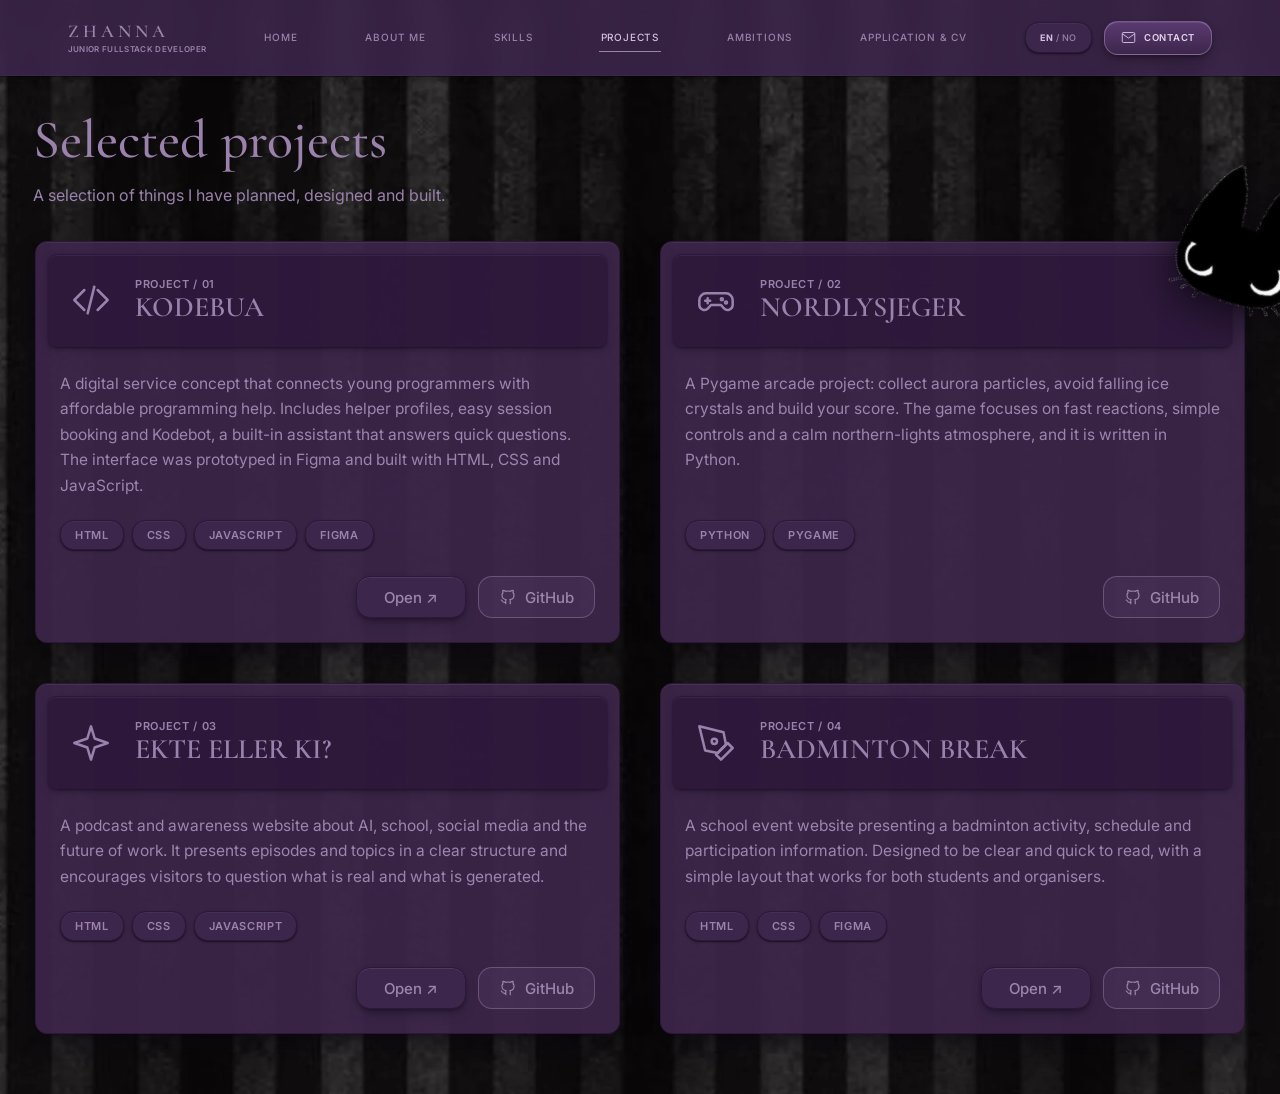
<file: projects.html>
<!doctype html>

<html lang="en">
  <head>
    <meta charset="utf-8" />
    <meta
      content="width=device-width, initial-scale=1, viewport-fit=cover"
      name="viewport"
    />
    <link
      href="data:image/svg+xml,%3Csvg xmlns=%27http://www.w3.org/2000/svg%27 viewBox=%270 0 100 100%27%3E%3Ctext y=%27.9em%27 font-size=%2790%27%3E🍒%3C/text%3E%3C/svg%3E"
      rel="icon"
    />
    <title>Zhanna Sliepnova — Portfolio</title>
    <link
      href="https://fonts.googleapis.com/css2?family=Cormorant:wght@500;600&amp;family=Cormorant+Garamond:wght@500;600&amp;family=Inter:wght@400;500;600&amp;display=swap"
      rel="stylesheet"
    />
    <link href="css/style.css" rel="stylesheet" />
  </head>
  <body id="top">
    <svg height="0" style="position: absolute" width="0">
      <symbol id="i-code" viewbox="0 0 24 24">
        <polyline points="8 6 2 12 8 18"></polyline>
        <polyline points="16 6 22 12 16 18"></polyline>
        <line x1="14" x2="10" y1="4" y2="20"></line>
      </symbol>
      <symbol id="i-game" viewbox="0 0 24 24">
        <path
          d="M6 8h12a4 4 0 0 1 4 4v3a3 3 0 0 1-5.2 2L15 15H9l-1.8 2A3 3 0 0 1 2 15v-3a4 4 0 0 1 4-4z"
        ></path>
        <path d="M7 11v3M5.5 12.5h3"></path>
        <circle cx="15.5" cy="11.5" r=".6"></circle>
        <circle cx="18" cy="13.5" r=".6"></circle>
      </symbol>
      <symbol id="i-design" viewbox="0 0 24 24">
        <path d="M12 19l7-7 3 3-7 7-3-3z"></path>
        <path d="M18 13l-1.5-7.5L2 2l3.5 14.5L13 18l5-5z"></path>
        <circle cx="11" cy="11" r="1.6"></circle>
      </symbol>
      <symbol id="i-branch" viewbox="0 0 24 24">
        <circle cx="6" cy="5" r="2.5"></circle>
        <circle cx="6" cy="19" r="2.5"></circle>
        <circle cx="18" cy="8" r="2.5"></circle>
        <path d="M6 7.5v9M18 10.5c0 4-6 3-11 6.5"></path>
      </symbol>
      <symbol id="i-doc" viewbox="0 0 24 24">
        <path
          d="M14 2H6a2 2 0 0 0-2 2v16a2 2 0 0 0 2 2h12a2 2 0 0 0 2-2V8z"
        ></path>
        <polyline points="14 2 14 8 20 8"></polyline>
        <line x1="8" x2="16" y1="13" y2="13"></line>
        <line x1="8" x2="16" y1="17" y2="17"></line>
      </symbol>
      <symbol id="i-sparkle" viewbox="0 0 24 24">
        <path
          d="M12 2l2.2 7.3L22 12l-7.8 2.7L12 22l-2.2-7.3L2 12l7.8-2.7z"
        ></path>
      </symbol>
      <symbol id="i-mail" viewbox="0 0 24 24">
        <rect height="16" rx="2" width="20" x="2" y="4"></rect>
        <polyline points="22 6 12 13 2 6"></polyline>
      </symbol>
      <symbol id="i-gh" viewbox="0 0 24 24">
        <path
          d="M9 19c-4.3 1.4-4.3-2.5-6-3m12 5v-3.5c0-1 .1-1.4-.5-2 2.8-.3 5.5-1.4 5.5-6a4.6 4.6 0 0 0-1.3-3.2 4.2 4.2 0 0 0-.1-3.2s-1.1-.3-3.5 1.3a12 12 0 0 0-6.2 0C6.5 2.8 5.4 3.1 5.4 3.1a4.2 4.2 0 0 0-.1 3.2A4.6 4.6 0 0 0 4 9.5c0 4.6 2.7 5.7 5.5 6-.6.6-.6 1.2-.5 2V21"
        ></path>
      </symbol>
      <symbol id="i-heart" viewbox="0 0 24 24">
        <path
          d="M19 14c1.5-1.5 3-3.2 3-5.5A5.5 5.5 0 0 0 16.5 3c-1.8 0-3 .5-4.5 2-1.5-1.5-2.7-2-4.5-2A5.5 5.5 0 0 0 2 8.5c0 2.3 1.5 4 3 5.5l7 7z"
        ></path>
      </symbol>
      <symbol id="i-target" viewbox="0 0 24 24">
        <circle cx="12" cy="12" r="10"></circle>
        <circle cx="12" cy="12" r="6"></circle>
        <circle cx="12" cy="12" r="2"></circle>
      </symbol>
      <symbol id="i-users" viewbox="0 0 24 24">
        <path d="M16 21v-2a4 4 0 0 0-4-4H6a4 4 0 0 0-4 4v2"></path>
        <circle cx="9" cy="7" r="4"></circle>
        <path d="M22 21v-2a4 4 0 0 0-3-3.9M16 3.1a4 4 0 0 1 0 7.8"></path>
      </symbol>
      <symbol id="i-check" viewbox="0 0 24 24">
        <circle cx="12" cy="12" r="10"></circle>
        <polyline points="8 12 11 15 16 9"></polyline>
      </symbol>
      <symbol id="i-book" viewbox="0 0 24 24">
        <path
          d="M4 19.5A2.5 2.5 0 0 1 6.5 17H20V3H6.5A2.5 2.5 0 0 0 4 5.5z"
        ></path>
        <path d="M20 17v4H6.5A2.5 2.5 0 0 1 4 18.5"></path>
      </symbol>
      <symbol id="i-bulb" viewbox="0 0 24 24">
        <path
          d="M9 18h6M10 22h4M12 2a7 7 0 0 0-4 12.7c.6.5 1 1.3 1 2.3h6c0-1 .4-1.8 1-2.3A7 7 0 0 0 12 2z"
        ></path>
      </symbol>
      <symbol id="i-rocket" viewbox="0 0 24 24">
        <path
          d="M5 15c-1.5 1.3-2 5-2 5s3.7-.5 5-2M12 15l-3-3a22 22 0 0 1 2-4 12 12 0 0 1 11-6c0 3-.9 8-6 11a22 22 0 0 1-4 2z"
        ></path>
        <path
          d="M9 12H4s.5-3 2-4c1.6-1 5 0 5 0M12 15v5s3-.5 4-2c1-1.6 0-5 0-5"
        ></path>
      </symbol>
      <symbol id="i-user" viewbox="0 0 24 24">
        <circle cx="12" cy="8" r="4"></circle>
        <path d="M4 21a8 8 0 0 1 16 0"></path>
      </symbol>
    </svg>
    <header>
      <div class="hd">
        <a class="brand" href="index.html"
          ><b>Z H A N N A</b
          ><small data-no="JUNIOR FULLSTACK-UTVIKLER"
            >JUNIOR FULLSTACK DEVELOPER</small
          ></a
        >
        <nav id="nav">
          <a data-no="HJEM" href="index.html">HOME</a
          ><a data-no="OM MEG" href="about.html">ABOUT ME</a
          ><a data-no="FERDIGHETER" href="skills.html">SKILLS</a
          ><a class="on" data-no="PROSJEKTER" href="projects.html">PROJECTS</a
          ><a data-no="AMBISJONER" href="ambitions.html">AMBITIONS</a
          ><a data-no="SØKNAD OG CV" href="application.html"
            >APPLICATION &amp; CV</a
          >
        </nav>
        <div class="right">
          <span class="pill">EN / NO</span
          ><a
            aria-label="Contact"
            class="cbtn"
            href="mailto:zhasli09@innlandetfylke.no"
            ><svg class="ic"><use href="#i-mail"></use></svg
            ><span data-no="KONTAKT">CONTACT</span></a
          ><button aria-expanded="false" aria-label="Menu" id="bt">
            <i></i><i></i><i></i>
          </button>
        </div>
      </div>
    </header>
    <main>
      <div class="view active" data-view="prosjekter">
        <section id="projects">
          <div class="wrap">
            <h2 class="g" data-no="Utvalgte prosjekter">Selected projects</h2>
            <p
              class="sub in"
              data-no="Et utvalg av ting jeg har planlagt, designet og bygget."
            >
              A selection of things I have planned, designed and built.
            </p>
            <div class="grid2">
              <article class="card pj">
                <div class="ph">
                  <svg class="ic big"><use href="#i-code"></use></svg>
                  <div>
                    <small data-no="PROSJEKT / 01">PROJECT / 01</small>
                    <h3 class="g">KODEBUA</h3>
                  </div>
                </div>
                <p
                  data-no="Et digitalt tjenestekonsept som kobler unge programmerere med rimelig programmeringshjelp. Inkluderer hjelperprofiler, enkel booking av økter og Kodebot, en innebygd assistent som svarer på raske spørsmål. Grensesnittet ble prototypet i Figma og bygget med HTML, CSS og JavaScript."
                >
                  A digital service concept that connects young programmers with
                  affordable programming help. Includes helper profiles, easy
                  session booking and Kodebot, a built-in assistant that answers
                  quick questions. The interface was prototyped in Figma and
                  built with HTML, CSS and JavaScript.
                </p>
                <div class="chips">
                  <span>HTML</span><span>CSS</span><span>JavaScript</span
                  ><span>Figma</span>
                </div>
                <div class="acts">
                  <a
                    class="btn sm"
                    data-no="Åpne ↗"
                    href="https://lovely-kelpie-d1efc6.netlify.app"
                    rel="noopener"
                    target="_blank"
                    >Open ↗</a
                  ><a
                    class="btn sm ghost"
                    href="https://github.com/Kira1ik/Kodebua.git"
                    rel="noopener"
                    target="_blank"
                    ><svg class="gh"><use href="#i-gh"></use></svg> GitHub</a
                  >
                </div>
              </article>
              <article class="card pj">
                <img alt="" class="d cat2" src="images/cat.png" />
                <div class="ph">
                  <svg class="ic big"><use href="#i-game"></use></svg>
                  <div>
                    <small data-no="PROSJEKT / 02">PROJECT / 02</small>
                    <h3 class="g">NORDLYSJEGER</h3>
                  </div>
                </div>
                <p
                  data-no="Et Pygame-arkadeprosjekt: samle nordlys-partikler, unngå fallende iskrystaller og bygg poengsummen din. Spillet fokuserer på raske reaksjoner, enkle kontroller og en rolig nordlysatmosfære, og det er skrevet i Python."
                >
                  A Pygame arcade project: collect aurora particles, avoid
                  falling ice crystals and build your score. The game focuses on
                  fast reactions, simple controls and a calm northern-lights
                  atmosphere, and it is written in Python.
                </p>
                <div class="chips"><span>Python</span><span>Pygame</span></div>
                <div class="acts">
                  <a
                    class="btn sm ghost"
                    href="https://github.com/Kira1ik/game.git"
                    rel="noopener"
                    target="_blank"
                    ><svg class="gh"><use href="#i-gh"></use></svg> GitHub</a
                  >
                </div>
              </article>
              <article class="card pj">
                <div class="ph">
                  <svg class="ic big"><use href="#i-sparkle"></use></svg>
                  <div>
                    <small data-no="PROSJEKT / 03">PROJECT / 03</small>
                    <h3 class="g">EKTE ELLER KI?</h3>
                  </div>
                </div>
                <p
                  data-no="En podcast- og bevisstgjøringsside om KI, skole, sosiale medier og fremtidens arbeidsliv. Den presenterer episoder og temaer i en klar struktur og oppfordrer besøkende til å stille spørsmål ved hva som er ekte og hva som er generert."
                >
                  A podcast and awareness website about AI, school, social media
                  and the future of work. It presents episodes and topics in a
                  clear structure and encourages visitors to question what is
                  real and what is generated.
                </p>
                <div class="chips">
                  <span>HTML</span><span>CSS</span><span>JavaScript</span>
                </div>
                <div class="acts">
                  <a
                    class="btn sm"
                    data-no="Åpne ↗"
                    href="https://heroic-tarsier-724531.netlify.app"
                    rel="noopener"
                    target="_blank"
                    >Open ↗</a
                  ><a
                    class="btn sm ghost"
                    href="https://github.com/Kira1ik/Ekte-eller-KI.git"
                    rel="noopener"
                    target="_blank"
                    ><svg class="gh"><use href="#i-gh"></use></svg> GitHub</a
                  >
                </div>
              </article>
              <article class="card pj">
                <div class="ph">
                  <svg class="ic big"><use href="#i-design"></use></svg>
                  <div>
                    <small data-no="PROSJEKT / 04">PROJECT / 04</small>
                    <h3 class="g">BADMINTON BREAK</h3>
                  </div>
                </div>
                <p
                  data-no="En nettside for et skolearrangement som presenterer en badmintonaktivitet, timeplan og informasjon om deltakelse. Designet for å være klar og rask å lese, med et enkelt oppsett som fungerer for både elever og arrangører."
                >
                  A school event website presenting a badminton activity,
                  schedule and participation information. Designed to be clear
                  and quick to read, with a simple layout that works for both
                  students and organisers.
                </p>
                <div class="chips">
                  <span>HTML</span><span>CSS</span><span>Figma</span>
                </div>
                <div class="acts">
                  <a
                    class="btn sm"
                    data-no="Åpne ↗"
                    href="https://glittering-semolina-d848a1.netlify.app"
                    rel="noopener"
                    target="_blank"
                    >Open ↗</a
                  ><a
                    class="btn sm ghost"
                    href="https://github.com/Kira1ik/badminton-event.git"
                    rel="noopener"
                    target="_blank"
                    ><svg class="gh"><use href="#i-gh"></use></svg> GitHub</a
                  >
                </div>
              </article>
            </div>
          </div>
        </section>
      </div>
    </main>

    <script defer src="js/app.js"></script>
  </body>
</html>
</file>
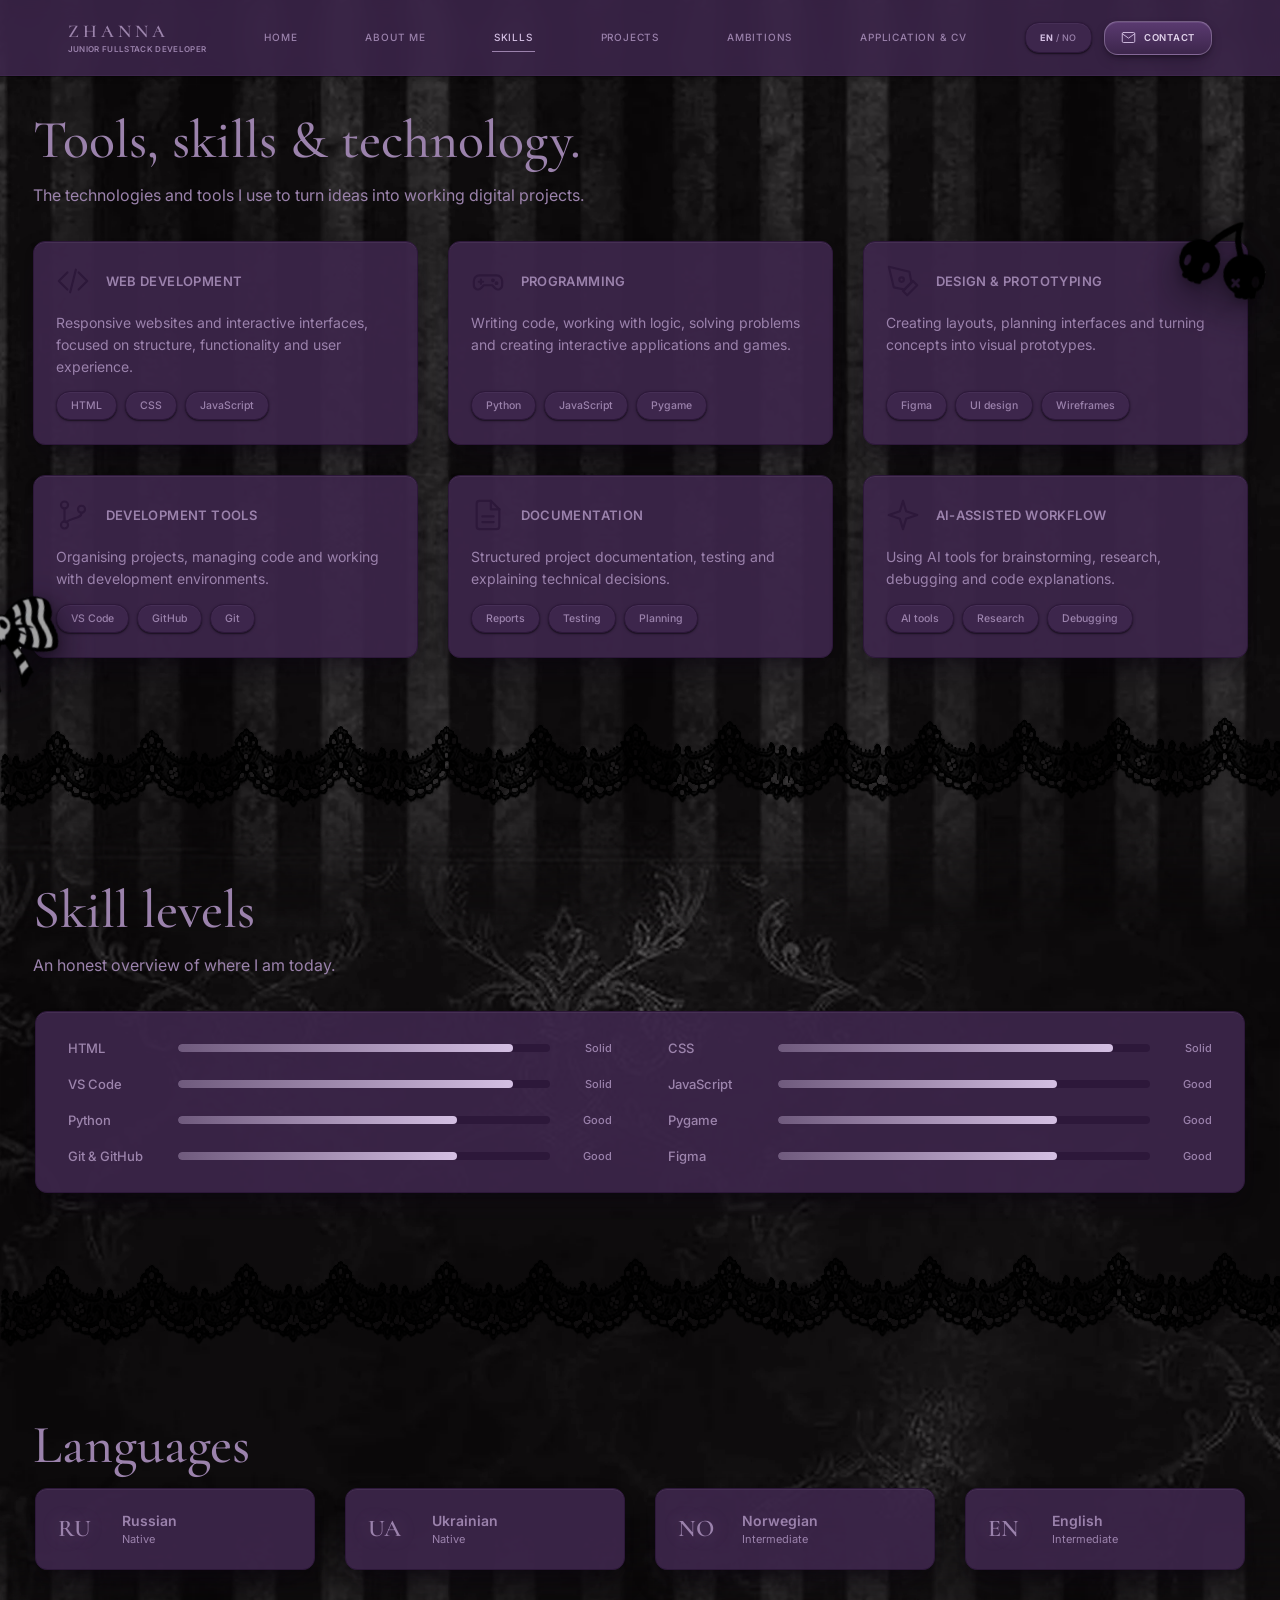
<file: skills.html>
<!doctype html>

<html lang="en">
  <head>
    <meta charset="utf-8" />
    <meta
      content="width=device-width, initial-scale=1, viewport-fit=cover"
      name="viewport"
    />
    <link
      href="data:image/svg+xml,%3Csvg xmlns=%27http://www.w3.org/2000/svg%27 viewBox=%270 0 100 100%27%3E%3Ctext y=%27.9em%27 font-size=%2790%27%3E🍒%3C/text%3E%3C/svg%3E"
      rel="icon"
    />
    <title>Zhanna Sliepnova — Portfolio</title>
    <link
      href="https://fonts.googleapis.com/css2?family=Cormorant:wght@500;600&amp;family=Cormorant+Garamond:wght@500;600&amp;family=Inter:wght@400;500;600&amp;display=swap"
      rel="stylesheet"
    />
    <link href="css/style.css" rel="stylesheet" />
  </head>
  <body id="top">
    <svg height="0" style="position: absolute" width="0">
      <symbol id="i-code" viewbox="0 0 24 24">
        <polyline points="8 6 2 12 8 18"></polyline>
        <polyline points="16 6 22 12 16 18"></polyline>
        <line x1="14" x2="10" y1="4" y2="20"></line>
      </symbol>
      <symbol id="i-game" viewbox="0 0 24 24">
        <path
          d="M6 8h12a4 4 0 0 1 4 4v3a3 3 0 0 1-5.2 2L15 15H9l-1.8 2A3 3 0 0 1 2 15v-3a4 4 0 0 1 4-4z"
        ></path>
        <path d="M7 11v3M5.5 12.5h3"></path>
        <circle cx="15.5" cy="11.5" r=".6"></circle>
        <circle cx="18" cy="13.5" r=".6"></circle>
      </symbol>
      <symbol id="i-design" viewbox="0 0 24 24">
        <path d="M12 19l7-7 3 3-7 7-3-3z"></path>
        <path d="M18 13l-1.5-7.5L2 2l3.5 14.5L13 18l5-5z"></path>
        <circle cx="11" cy="11" r="1.6"></circle>
      </symbol>
      <symbol id="i-branch" viewbox="0 0 24 24">
        <circle cx="6" cy="5" r="2.5"></circle>
        <circle cx="6" cy="19" r="2.5"></circle>
        <circle cx="18" cy="8" r="2.5"></circle>
        <path d="M6 7.5v9M18 10.5c0 4-6 3-11 6.5"></path>
      </symbol>
      <symbol id="i-doc" viewbox="0 0 24 24">
        <path
          d="M14 2H6a2 2 0 0 0-2 2v16a2 2 0 0 0 2 2h12a2 2 0 0 0 2-2V8z"
        ></path>
        <polyline points="14 2 14 8 20 8"></polyline>
        <line x1="8" x2="16" y1="13" y2="13"></line>
        <line x1="8" x2="16" y1="17" y2="17"></line>
      </symbol>
      <symbol id="i-sparkle" viewbox="0 0 24 24">
        <path
          d="M12 2l2.2 7.3L22 12l-7.8 2.7L12 22l-2.2-7.3L2 12l7.8-2.7z"
        ></path>
      </symbol>
      <symbol id="i-mail" viewbox="0 0 24 24">
        <rect height="16" rx="2" width="20" x="2" y="4"></rect>
        <polyline points="22 6 12 13 2 6"></polyline>
      </symbol>
      <symbol id="i-gh" viewbox="0 0 24 24">
        <path
          d="M9 19c-4.3 1.4-4.3-2.5-6-3m12 5v-3.5c0-1 .1-1.4-.5-2 2.8-.3 5.5-1.4 5.5-6a4.6 4.6 0 0 0-1.3-3.2 4.2 4.2 0 0 0-.1-3.2s-1.1-.3-3.5 1.3a12 12 0 0 0-6.2 0C6.5 2.8 5.4 3.1 5.4 3.1a4.2 4.2 0 0 0-.1 3.2A4.6 4.6 0 0 0 4 9.5c0 4.6 2.7 5.7 5.5 6-.6.6-.6 1.2-.5 2V21"
        ></path>
      </symbol>
      <symbol id="i-heart" viewbox="0 0 24 24">
        <path
          d="M19 14c1.5-1.5 3-3.2 3-5.5A5.5 5.5 0 0 0 16.5 3c-1.8 0-3 .5-4.5 2-1.5-1.5-2.7-2-4.5-2A5.5 5.5 0 0 0 2 8.5c0 2.3 1.5 4 3 5.5l7 7z"
        ></path>
      </symbol>
      <symbol id="i-target" viewbox="0 0 24 24">
        <circle cx="12" cy="12" r="10"></circle>
        <circle cx="12" cy="12" r="6"></circle>
        <circle cx="12" cy="12" r="2"></circle>
      </symbol>
      <symbol id="i-users" viewbox="0 0 24 24">
        <path d="M16 21v-2a4 4 0 0 0-4-4H6a4 4 0 0 0-4 4v2"></path>
        <circle cx="9" cy="7" r="4"></circle>
        <path d="M22 21v-2a4 4 0 0 0-3-3.9M16 3.1a4 4 0 0 1 0 7.8"></path>
      </symbol>
      <symbol id="i-check" viewbox="0 0 24 24">
        <circle cx="12" cy="12" r="10"></circle>
        <polyline points="8 12 11 15 16 9"></polyline>
      </symbol>
      <symbol id="i-book" viewbox="0 0 24 24">
        <path
          d="M4 19.5A2.5 2.5 0 0 1 6.5 17H20V3H6.5A2.5 2.5 0 0 0 4 5.5z"
        ></path>
        <path d="M20 17v4H6.5A2.5 2.5 0 0 1 4 18.5"></path>
      </symbol>
      <symbol id="i-bulb" viewbox="0 0 24 24">
        <path
          d="M9 18h6M10 22h4M12 2a7 7 0 0 0-4 12.7c.6.5 1 1.3 1 2.3h6c0-1 .4-1.8 1-2.3A7 7 0 0 0 12 2z"
        ></path>
      </symbol>
      <symbol id="i-rocket" viewbox="0 0 24 24">
        <path
          d="M5 15c-1.5 1.3-2 5-2 5s3.7-.5 5-2M12 15l-3-3a22 22 0 0 1 2-4 12 12 0 0 1 11-6c0 3-.9 8-6 11a22 22 0 0 1-4 2z"
        ></path>
        <path
          d="M9 12H4s.5-3 2-4c1.6-1 5 0 5 0M12 15v5s3-.5 4-2c1-1.6 0-5 0-5"
        ></path>
      </symbol>
      <symbol id="i-user" viewbox="0 0 24 24">
        <circle cx="12" cy="8" r="4"></circle>
        <path d="M4 21a8 8 0 0 1 16 0"></path>
      </symbol>
    </svg>
    <header>
      <div class="hd">
        <a class="brand" href="index.html"
          ><b>Z H A N N A</b
          ><small data-no="JUNIOR FULLSTACK-UTVIKLER"
            >JUNIOR FULLSTACK DEVELOPER</small
          ></a
        >
        <nav id="nav">
          <a data-no="HJEM" href="index.html">HOME</a
          ><a data-no="OM MEG" href="about.html">ABOUT ME</a
          ><a class="on" data-no="FERDIGHETER" href="skills.html">SKILLS</a
          ><a data-no="PROSJEKTER" href="projects.html">PROJECTS</a
          ><a data-no="AMBISJONER" href="ambitions.html">AMBITIONS</a
          ><a data-no="SØKNAD OG CV" href="application.html"
            >APPLICATION &amp; CV</a
          >
        </nav>
        <div class="right">
          <span class="pill">EN / NO</span
          ><a
            aria-label="Contact"
            class="cbtn"
            href="mailto:zhasli09@innlandetfylke.no"
            ><svg class="ic"><use href="#i-mail"></use></svg
            ><span data-no="KONTAKT">CONTACT</span></a
          ><button aria-expanded="false" aria-label="Menu" id="bt">
            <i></i><i></i><i></i>
          </button>
        </div>
      </div>
    </header>
    <main>
      <div class="view active" data-view="ferdigheter">
        <section id="skills">
          <div class="wrap">
            <h2 class="g" data-no="Verktøy, ferdigheter og teknologi.">
              Tools, skills &amp; technology.
            </h2>
            <p
              class="sub in"
              data-no="Teknologiene og verktøyene jeg bruker for å gjøre ideer om til fungerende digitale prosjekter."
            >
              The technologies and tools I use to turn ideas into working
              digital projects.
            </p>
            <div class="grid3">
              <img alt="" class="d cherry1" src="images/cherry.png" />
              <article class="card sk">
                <div class="sh">
                  <svg class="ic"><use href="#i-code"></use></svg>
                  <h3 data-no="WEBUTVIKLING">WEB DEVELOPMENT</h3>
                </div>
                <p
                  data-no="Responsive nettsider og interaktive grensesnitt, med fokus på struktur, funksjonalitet og brukeropplevelse."
                >
                  Responsive websites and interactive interfaces, focused on
                  structure, functionality and user experience.
                </p>
                <div class="chips">
                  <span>HTML</span><span>CSS</span><span>JavaScript</span>
                </div>
              </article>
              <article class="card sk">
                <div class="sh">
                  <svg class="ic"><use href="#i-game"></use></svg>
                  <h3 data-no="PROGRAMMERING">PROGRAMMING</h3>
                </div>
                <p
                  data-no="Skrive kode, jobbe med logikk, løse problemer og lage interaktive applikasjoner og spill."
                >
                  Writing code, working with logic, solving problems and
                  creating interactive applications and games.
                </p>
                <div class="chips">
                  <span>Python</span><span>JavaScript</span><span>Pygame</span>
                </div>
              </article>
              <article class="card sk">
                <div class="sh">
                  <svg class="ic"><use href="#i-design"></use></svg>
                  <h3 data-no="DESIGN OG PROTOTYPING">
                    DESIGN &amp; PROTOTYPING
                  </h3>
                </div>
                <p
                  data-no="Lage layout, planlegge grensesnitt og gjøre konsepter om til visuelle prototyper."
                >
                  Creating layouts, planning interfaces and turning concepts
                  into visual prototypes.
                </p>
                <div class="chips">
                  <span>Figma</span><span>UI design</span
                  ><span>Wireframes</span>
                </div>
              </article>
              <article class="card sk">
                <img alt="" class="d bow3" src="images/bow.png" />
                <div class="sh">
                  <svg class="ic"><use href="#i-branch"></use></svg>
                  <h3 data-no="UTVIKLINGSVERKTØY">DEVELOPMENT TOOLS</h3>
                </div>
                <p
                  data-no="Organisere prosjekter, administrere kode og jobbe med utviklingsmiljøer."
                >
                  Organising projects, managing code and working with
                  development environments.
                </p>
                <div class="chips">
                  <span>VS Code</span><span>GitHub</span><span>Git</span>
                </div>
              </article>
              <article class="card sk">
                <div class="sh">
                  <svg class="ic"><use href="#i-doc"></use></svg>
                  <h3 data-no="DOKUMENTASJON">DOCUMENTATION</h3>
                </div>
                <p
                  data-no="Strukturert prosjektdokumentasjon, testing og forklaring av tekniske beslutninger."
                >
                  Structured project documentation, testing and explaining
                  technical decisions.
                </p>
                <div class="chips">
                  <span>Reports</span><span>Testing</span><span>Planning</span>
                </div>
              </article>
              <article class="card sk">
                <div class="sh">
                  <svg class="ic"><use href="#i-sparkle"></use></svg>
                  <h3 data-no="AI-ASSISTERT ARBEIDSFLYT">
                    AI-ASSISTED WORKFLOW
                  </h3>
                </div>
                <p
                  data-no="Bruke AI-verktøy til idémyldring, research, feilsøking og kodeforklaringer."
                >
                  Using AI tools for brainstorming, research, debugging and code
                  explanations.
                </p>
                <div class="chips">
                  <span data-no="KI-verktøy">AI tools</span><span>Research</span
                  ><span data-no="Feilsøking">Debugging</span>
                </div>
              </article>
            </div>
          </div>
        </section>
        <img alt="" class="lace" src="images/lace.webp" />
        <div class="dam">
          <section id="levels">
            <div class="wrap">
              <h2 class="g" data-no="Ferdighetsnivå">Skill levels</h2>
              <p
                class="sub in"
                data-no="En ærlig oversikt over hvor jeg er i dag."
              >
                An honest overview of where I am today.
              </p>
              <div class="card lv">
                <div class="mt">
                  <span>HTML</span><i style="--w: 90%"></i
                  ><em data-no="Solid">Solid</em>
                </div>
                <div class="mt">
                  <span>CSS</span><i style="--w: 90%"></i
                  ><em data-no="Solid">Solid</em>
                </div>
                <div class="mt">
                  <span>VS Code</span><i style="--w: 90%"></i
                  ><em data-no="Solid">Solid</em>
                </div>
                <div class="mt">
                  <span>JavaScript</span><i style="--w: 75%"></i
                  ><em data-no="God">Good</em>
                </div>
                <div class="mt">
                  <span>Python</span><i style="--w: 75%"></i
                  ><em data-no="God">Good</em>
                </div>
                <div class="mt">
                  <span>Pygame</span><i style="--w: 75%"></i
                  ><em data-no="God">Good</em>
                </div>
                <div class="mt">
                  <span>Git &amp; GitHub</span><i style="--w: 75%"></i
                  ><em data-no="God">Good</em>
                </div>
                <div class="mt">
                  <span>Figma</span><i style="--w: 75%"></i
                  ><em data-no="God">Good</em>
                </div>
              </div>
            </div>
          </section>
          <img alt="" class="lace" src="images/lace.webp" />
          <section id="languages">
            <div class="wrap">
              <h2 class="g" data-no="Språk">Languages</h2>
              <div class="grid4">
                <div class="card lg">
                  <b class="g">RU</b>
                  <div>
                    <h3 data-no="Russisk">Russian</h3>
                    <p data-no="Morsmål">Native</p>
                  </div>
                </div>
                <div class="card lg">
                  <b class="g">UA</b>
                  <div>
                    <h3 data-no="Ukrainsk">Ukrainian</h3>
                    <p data-no="Morsmål">Native</p>
                  </div>
                </div>
                <div class="card lg">
                  <b class="g">NO</b>
                  <div>
                    <h3 data-no="Norsk">Norwegian</h3>
                    <p data-no="Middels">Intermediate</p>
                  </div>
                </div>
                <div class="card lg">
                  <b class="g">EN</b>
                  <div>
                    <h3 data-no="Engelsk">English</h3>
                    <p data-no="Middels">Intermediate</p>
                  </div>
                </div>
              </div>
            </div>
          </section>
        </div>
      </div>
    </main>

    <script defer src="js/app.js"></script>
  </body>
</html>
</file>
<file: style.css>
/* =====================================================================
   Portfolio stylesheet
   tokens > base > nav > hero > sections > footer > responsive > motion
   Type scale: body text 14px+, captions and labels 12px+
   ===================================================================== */

/* ---------- tokens ---------- */
:root{
  --card:#42285d; --card-2:#38214f; --chip:#321d48; --nav:rgba(60,40,100,.92);
  --line:rgba(190,150,240,.28); --text:#ebe3f6; --muted:#b9a8d3; --head:#d9cde9; --accent:#8e6bb9;
  --serif:"Cormorant Garamond",Georgia,"Times New Roman",serif;
  --sans:"Inter",system-ui,-apple-system,"Segoe UI",Roboto,Arial,sans-serif;
  --r:16px; --gut:clamp(16px,5vw,70px); --e:cubic-bezier(.2,.7,.2,1);
}

/* ---------- base ---------- */
*,*::before,*::after{box-sizing:border-box;margin:0;padding:0}
html{scroll-behavior:smooth;scroll-padding-top:90px;-webkit-text-size-adjust:100%;-webkit-tap-highlight-color:transparent}
body{font-family:var(--sans);color:var(--text);background:#0b0b0d url("img/bg.jpg") top center/max(100%,1100px) auto repeat-y;line-height:1.55;overflow-x:hidden}
img{display:block;max-width:100%}
ul{list-style:none}
a{color:inherit;text-decoration:none}
button{font:inherit;color:inherit;background:none;border:0;cursor:pointer}
:focus-visible{outline:2px solid #cbb2f0;outline-offset:3px;border-radius:6px}
::selection{background:#8e6bb9;color:#fff}
.ico{width:1.1em;height:1.1em;fill:none;stroke:currentColor;stroke-width:1.5;stroke-linecap:round;stroke-linejoin:round;flex:none}

/* ---------- nav ---------- */
.nav{position:sticky;top:0;z-index:50;display:flex;align-items:center;gap:24px;padding:14px var(--gut);background:var(--nav);backdrop-filter:blur(8px);-webkit-backdrop-filter:blur(8px);border-bottom:1px solid var(--line)}
.brand{display:flex;flex-direction:column;gap:4px}
.brand__name{font-family:var(--serif);font-size:22px;letter-spacing:.3em;text-transform:uppercase;line-height:1}
.brand__role{font-size:12px;letter-spacing:.06em;text-transform:uppercase;color:var(--muted)}
.nav__links{display:flex;gap:clamp(20px,3.6vw,52px);margin-left:auto;margin-right:clamp(12px,3vw,40px)}
.nav__links a{position:relative;padding:4px 0;font-size:13px;letter-spacing:.1em;text-transform:uppercase;color:var(--muted);transition:color .2s}
.nav__links a::after{content:"";position:absolute;left:0;right:0;bottom:0;height:1px;background:#c7a6ff;transform:scaleX(0);transition:transform .3s}
.nav__links a:hover,.nav__links a.is-active{color:#fff}
.nav__links a:hover::after,.nav__links a.is-active::after{transform:scaleX(1)}
.lang{display:flex;gap:6px;padding:8px 14px;border-radius:99px;background:rgba(120,80,190,.45);border:1px solid var(--line);font-size:13px;letter-spacing:.1em;text-transform:uppercase;color:var(--muted)}
.lang a{padding:0 2px;transition:color .2s}
.lang a:hover,.lang .is-on{color:#fff}
.nav__toggle{display:none;position:relative;flex:none;width:44px;height:44px;border-radius:12px;background:rgba(120,80,190,.45);border:1px solid var(--line)}
.nav__toggle span{position:absolute;left:12px;right:12px;height:2px;border-radius:2px;background:var(--text);transition:transform .25s,opacity .2s}
.nav__toggle span:nth-child(1){top:15px}
.nav__toggle span:nth-child(2){top:21px}
.nav__toggle span:nth-child(3){top:27px}
.nav.open .nav__toggle span:nth-child(1){transform:translateY(6px) rotate(45deg)}
.nav.open .nav__toggle span:nth-child(2){opacity:0}
.nav.open .nav__toggle span:nth-child(3){transform:translateY(-6px) rotate(-45deg)}

/* ---------- hero ---------- */
.hero{position:relative;padding:48px var(--gut) 0}
.hero__frame{position:relative;max-width:1300px;margin:0 auto;aspect-ratio:2.22/1;min-height:360px;border-radius:22px;overflow:hidden;border:4px solid #5b3b8e;box-shadow:0 0 0 1px rgba(255,255,255,.06),0 20px 60px rgba(0,0,0,.5)}
.hero__img{position:absolute;inset:0;width:100%;height:100%;object-fit:cover;object-position:20% 30%}
.hero__frame::after{content:"";position:absolute;inset:0;background:linear-gradient(90deg,transparent 28%,rgba(34,16,60,.58) 60%,rgba(34,16,60,.78));pointer-events:none}
.hero__copy{position:absolute;z-index:2;right:clamp(16px,3vw,42px);top:50%;transform:translateY(-52%);display:flex;flex-direction:column;align-items:flex-end;text-align:right;gap:clamp(14px,2.4vw,34px);max-width:58%}
.hero h1{font-family:var(--serif);font-weight:500;font-size:clamp(34px,5.6vw,76px);line-height:1.08;color:#f6f0fd;text-shadow:0 2px 18px rgba(20,8,40,.55)}
.hero h1 span{display:block;color:#c7a6f3}
.pill{font-size:12px;letter-spacing:.08em;text-transform:uppercase;padding:8px clamp(14px,3vw,40px);border-radius:99px;background:rgba(75,45,125,.92);border:1px solid var(--line)}
.hero__btns{display:flex;gap:14px;flex-wrap:wrap;justify-content:flex-end}

/* ---------- buttons ---------- */
.btn{position:relative;overflow:hidden;display:inline-flex;align-items:center;gap:8px;font-size:13px;letter-spacing:.08em;text-transform:uppercase;padding:14px 26px;border-radius:12px;background:rgba(95,60,150,.85);border:1px solid var(--line);color:var(--text);box-shadow:0 6px 18px rgba(20,0,45,.55);transform:translate(var(--tx,0),var(--ty,0));transition:background .25s,box-shadow .3s,transform .2s ease-out}
.btn::after{content:"";position:absolute;inset:0;background:linear-gradient(110deg,transparent 30%,rgba(255,255,255,.28) 50%,transparent 70%);transform:translateX(-120%);transition:transform .7s}
.btn:hover{background:#7a52b3;box-shadow:0 10px 28px rgba(110,60,190,.6),0 0 22px rgba(160,120,230,.45)}
.btn:hover::after{transform:translateX(120%)}
.btn--sm{font-size:14px;letter-spacing:0;text-transform:none;padding:10px 26px;border-radius:99px;background:#51326f;white-space:nowrap}

/* ---------- sections ---------- */
.section{position:relative;padding:clamp(60px,9vw,130px) var(--gut) 0}
.wrap{max-width:1230px;margin:0 auto}
h2{font-family:var(--serif);font-weight:400;font-size:clamp(34px,4.4vw,58px);line-height:1.1;color:var(--head)}
.sub{font-family:var(--serif);font-size:clamp(16px,1.5vw,19px);color:var(--muted);margin:6px 0 24px}
h2+.grid,h2+.card,h2+.how{margin-top:30px}
.card{position:relative;background:var(--card);border:1px solid var(--line);border-radius:var(--r);box-shadow:inset 0 1px 0 rgba(255,255,255,.07),0 2px 6px rgba(0,0,0,.45),0 14px 34px rgba(12,0,30,.55)}
.grid{display:grid;gap:20px}
.grid--2{grid-template-columns:repeat(2,1fr);gap:clamp(20px,3vw,40px)}
.grid--4{grid-template-columns:repeat(4,1fr)}
.meta{font-size:12px;letter-spacing:.08em;text-transform:uppercase;color:var(--muted)}

/* about */
.about{display:grid;grid-template-columns:237px 1fr;gap:clamp(24px,3.5vw,50px);padding:15px 30px 15px 15px;align-items:center}
.about__photo{width:237px;height:253px;max-width:100%;object-fit:cover;object-position:50% 40%;border-radius:12px}
.about__text{display:grid;grid-template-columns:1fr 1fr;gap:20px 40px;font-size:clamp(15px,1.45vw,18px);line-height:1.5}

/* skills: three cards on the first row, two wider cards below */
.skills{grid-template-columns:repeat(6,1fr)}
.skill{grid-column:span 2;padding:22px 24px;display:flex;flex-direction:column;gap:14px;min-height:190px}
.skill:nth-child(n+4){grid-column:span 3}
.skill h3{display:flex;align-items:center;gap:14px;font-family:var(--sans);font-weight:500;font-size:14px;letter-spacing:.08em;text-transform:uppercase}
.skill h3 .ico{width:20px;height:20px;opacity:.5}
.skill p{font-size:14px;line-height:1.6;color:var(--muted)}
.chips{display:flex;flex-wrap:wrap;gap:10px;margin-top:auto}
.chips li{flex:1;min-width:max-content;text-align:center;font-size:13px;padding:8px 12px;border-radius:99px;background:var(--chip);color:var(--muted);border:1px solid rgba(190,150,240,.12)}

/* languages */
.lang-card{display:flex;align-items:center;gap:18px;padding:20px 22px;min-height:76px}
.lang-card b{font-family:var(--serif);font-weight:400;font-size:28px;color:var(--muted)}
.lang-card strong{display:block;font-weight:500;font-size:15px}
.lang-card span{font-size:13px;color:var(--muted)}

/* how I work: a statement, deliberately not a card */
.how{max-width:960px;padding-left:clamp(18px,3vw,34px);border-left:3px solid var(--accent);font-family:var(--serif);font-size:clamp(21px,2.3vw,30px);line-height:1.4;color:var(--head)}

/* projects */
.project,.cta{display:flex;flex-direction:column;overflow:hidden}
.project header,.cta header{padding:22px 26px;background:var(--card-2);display:flex;flex-direction:column;gap:6px}
.project h3,.cta h3{display:flex;align-items:center;gap:14px;font-family:var(--serif);font-weight:400;font-size:clamp(18px,1.7vw,22px);letter-spacing:.05em;text-transform:uppercase;color:var(--head)}
.project p,.cta p{padding:26px;font-size:14px;line-height:1.65;color:var(--muted);flex:1}
.project p.project__login{flex:none;margin-top:-14px;padding:0 26px 18px;font-size:13px;color:var(--muted)}
.project__login b{font-weight:500;color:var(--text);letter-spacing:.02em}
.project footer,.cta footer{display:flex;justify-content:space-between;align-items:center;gap:12px;padding:0 24px 22px}
.project footer .meta{flex:1;min-width:0}

/* cta */
.section--cta{padding-bottom:clamp(60px,8vw,110px)}
.cta{max-width:725px;margin:0 auto}
.cta h3{text-transform:none;font-size:clamp(20px,1.9vw,24px);letter-spacing:0}
.cta header{flex-direction:row;padding:24px 28px}
.cta footer .btn--sm{flex:1;justify-content:center}

/* ---------- footer ---------- */
.ft{position:relative;margin-top:70px;overflow:hidden;border-radius:70px 70px 0 0;background:linear-gradient(180deg,#4d2f77 0%,#38214f 50%,#26153a 100%);border-top:1px solid rgba(215,180,255,.4);box-shadow:0 -24px 80px rgba(120,70,200,.3),inset 0 1px 0 rgba(255,255,255,.14)}
.ft::before{content:"";position:absolute;inset:0;pointer-events:none;background:radial-gradient(rgba(255,255,255,.08) 1px,transparent 1.4px) 0 0/20px 20px;-webkit-mask-image:linear-gradient(180deg,#000,transparent 70%);mask-image:linear-gradient(180deg,#000,transparent 70%)}
.ft__glow{position:absolute;top:-110px;left:50%;width:min(720px,70%);height:240px;translate:-50% 0;border-radius:50%;background:radial-gradient(closest-side,rgba(175,125,255,.42),transparent);filter:blur(18px);pointer-events:none}
.ft__wrap{position:relative;max-width:1230px;margin:0 auto;padding:clamp(48px,6vw,88px) var(--gut) 0}
.ft__top{display:flex;justify-content:space-between;align-items:flex-end;gap:32px;padding-bottom:clamp(30px,4vw,52px);border-bottom:1px solid var(--line)}
.ft__badge{display:inline-flex;align-items:center;gap:10px;margin-bottom:18px;padding:8px 14px;border-radius:99px;font-size:12px;letter-spacing:.05em;color:var(--muted);background:rgba(16,5,32,.5);border:1px solid var(--line)}
.ft__badge i{width:7px;height:7px;border-radius:50%;background:#cfaeff;box-shadow:0 0 0 4px rgba(207,174,255,.18)}
.ft__top h2{font-size:clamp(30px,4.4vw,58px);max-width:11em}
.ft__mail{display:inline-flex;align-items:center;gap:12px;white-space:nowrap;font-size:clamp(15px,1.5vw,18px);padding:16px 26px;border-radius:99px;background:rgba(16,5,32,.55);border:1px solid rgba(210,175,255,.45);box-shadow:0 10px 30px rgba(8,0,22,.55);transition:background .3s,box-shadow .3s,transform .3s}
.ft__mail:hover{background:#7a52b3;transform:translateY(-3px);box-shadow:0 14px 40px rgba(130,80,220,.55),0 0 28px rgba(170,125,240,.5)}
.ft b{font-weight:400;display:inline-block;transition:transform .3s}
.ft__mail:hover b,.ft__pills a:hover b{transform:translate(3px,-3px)}
.ft__grid{display:grid;grid-template-columns:1.5fr 1.2fr 1.1fr .8fr;gap:clamp(24px,4vw,56px);padding:clamp(32px,4vw,56px) 0}
.ft__logo{display:block;margin-bottom:14px;font-family:var(--serif);font-size:24px;letter-spacing:.3em;text-transform:uppercase}
.ft p{font-size:14px;line-height:1.65;color:var(--muted);max-width:340px}
.ft h4{margin-bottom:18px;font-weight:500;font-size:12px;letter-spacing:.14em;text-transform:uppercase;color:#cdb8ec}
.ft li{margin-bottom:13px;font-size:15px}
.ft li a,.ft li>span{display:inline-flex;align-items:center;gap:10px;transition:color .25s,transform .25s}
.ft li .ico{opacity:.55;width:16px;height:16px}
.ft li a:hover{color:#fff;transform:translateX(4px)}
.ft__pills{display:flex;flex-wrap:wrap;gap:10px}
.ft__pills a{display:inline-flex;align-items:center;gap:6px;padding:10px 18px;border-radius:99px;font-size:14px;background:rgba(16,5,32,.5);border:1px solid var(--line);transition:background .25s,transform .25s,box-shadow .25s,border-color .25s}
.ft__pills a:hover{background:#6c46a3;border-color:rgba(215,180,255,.6);transform:translateY(-3px);box-shadow:0 10px 26px rgba(8,0,22,.55),0 0 20px rgba(160,115,235,.45)}
.ft__bar{display:flex;justify-content:space-between;align-items:center;gap:16px;padding:20px 0;border-top:1px solid var(--line);font-size:13px;color:var(--muted)}
.ft__bar p{max-width:none;font-size:13px}
.ft__up{display:grid;place-items:center;width:44px;height:44px;border-radius:50%;font-size:18px;background:rgba(16,5,32,.55);border:1px solid var(--line);transition:background .25s,transform .25s,box-shadow .25s}
.ft__up:hover{background:#7a52b3;transform:translateY(-4px);box-shadow:0 10px 26px rgba(130,80,220,.55)}
.ft__mark{position:relative;margin-top:8px;text-align:center;user-select:none;font-family:var(--serif);font-size:clamp(64px,19.5vw,300px);line-height:.74;letter-spacing:.06em;text-transform:uppercase;color:transparent;background:linear-gradient(180deg,rgba(220,190,255,.36),rgba(220,190,255,0) 90%);-webkit-background-clip:text;background-clip:text;height:.64em;overflow:hidden}

/* ---------- motion: one soft reveal + hover lift + button shine ---------- */
.card{transition:opacity .6s ease var(--d,0s),translate .6s var(--e) var(--d,0s),transform .25s ease,border-color .25s,box-shadow .25s}
@media (hover:hover){
  .card:hover{transform:translateY(-4px);border-color:rgba(205,170,255,.55);box-shadow:inset 0 1px 0 rgba(255,255,255,.1),0 4px 10px rgba(0,0,0,.5),0 22px 48px rgba(18,0,42,.7),0 0 32px rgba(142,107,185,.25)}
}
html.js .reveal{opacity:0;translate:0 18px;transition:opacity .6s ease,translate .6s var(--e)}
html.js .reveal.in{opacity:1;translate:0 0}
html.js .card.reveal{transition:opacity .6s ease,translate .6s var(--e),transform .25s ease,border-color .25s,box-shadow .25s}

/* ---------- responsive ---------- */
@media (max-width:1100px){
  /* menu collapses into a button so nothing is squeezed */
  .nav{gap:12px}
  .lang{margin-left:auto}
  .nav__toggle{display:inline-block}
  .nav__links{display:none;position:absolute;top:100%;left:0;right:0;flex-direction:column;gap:0;margin:0;padding:6px var(--gut) 14px;background:rgba(40,24,70,.98);border-bottom:1px solid var(--line);box-shadow:0 20px 40px rgba(0,0,0,.5)}
  .nav.open .nav__links{display:flex}
  .nav__links a{padding:15px 0;font-size:15px;border-top:1px solid var(--line)}
  .nav__links a:first-child{border-top:0}
  .nav__links a::after{display:none}
  .skills{grid-template-columns:repeat(2,1fr)}
  .skill,.skill:nth-child(n+4){grid-column:auto}
  .skill:last-child{grid-column:1/-1}
  .grid--4{grid-template-columns:repeat(2,1fr)}
  .ft__grid{grid-template-columns:1fr 1fr}
  .ft__brand{grid-column:1/-1}
}
@media (max-width:900px){
  /* hero: photo first, text below */
  .hero__frame{aspect-ratio:auto;min-height:0;display:flex;flex-direction:column}
  .hero__img{position:relative;height:clamp(280px,60vw,460px);object-position:15% 30%}
  .hero__frame::after{display:none}
  .hero h1{font-weight:400;color:#f6f0fd;text-shadow:none}
  .hero h1 span{color:#c7a6f3}
  .hero__copy{position:static;transform:none;max-width:none;align-items:flex-start;text-align:left;padding:24px 28px 30px;background:rgba(48,28,80,.95)}
  .hero__btns{justify-content:flex-start}
}
@media (max-width:760px){
  html{scroll-padding-top:76px}
  .nav{padding:10px var(--gut)}
  .brand__name{font-size:19px}
  .hero{padding-top:24px}
  .hero__copy{padding:22px 20px 26px}
  .hero__btns,.hero__btns .btn{width:100%}
  .hero__btns .btn{justify-content:center;min-height:48px}
  .section{padding-top:56px}
  .grid--2{grid-template-columns:1fr}
  .about{grid-template-columns:1fr;padding:12px;gap:18px}
  .about__photo{width:100%;height:auto;aspect-ratio:16/11;object-position:50% 32%}
  .about__text{grid-template-columns:1fr;gap:14px;padding:0 8px 10px;font-size:16px}
  .how{font-size:21px}
  .project h3{font-size:19px}
  .project header,.cta header{padding:18px 20px}
  .project p,.cta p{padding:20px}
  .project p.project__login{padding:0 20px 16px}
  .project footer,.cta footer{padding:0 20px 20px}
  .btn--sm{min-height:44px;display:inline-flex;align-items:center}
  .cta footer{flex-direction:column;align-items:stretch}
  .cta footer .btn--sm{justify-content:center}
  .section--cta{padding-bottom:50px}
  .ft{border-radius:36px 36px 0 0;margin-top:50px}
  .ft__top{flex-direction:column;align-items:flex-start}
  .ft__mail{max-width:100%}
  .ft__grid{gap:30px 20px}
}
@media (max-width:600px){
  /* skills become compact: title + tools only */
  .brand__role{display:none}
  .skills{grid-template-columns:1fr;gap:14px}
  .skill:last-child{grid-column:auto}
  .skill{min-height:0;padding:18px 20px;gap:12px}
  .skill p{display:none}
}
@media (max-width:460px){
  .grid--4{grid-template-columns:1fr 1fr;gap:12px}
  .lang-card{flex-direction:column;align-items:flex-start;gap:6px;padding:16px 18px}
  .ft__grid{grid-template-columns:1fr}
  .ft__bar{padding-bottom:16px}
}
@media (max-width:380px){
  .lang{padding:7px 10px;font-size:12px;gap:4px}
  .brand__name{font-size:17px}
  .grid--4{grid-template-columns:1fr}
}

/* ---------- reduced motion ---------- */
@media (prefers-reduced-motion:reduce){
  html{scroll-behavior:auto}
  *,*::before,*::after{transition:none!important;animation:none!important}
}
</file>
